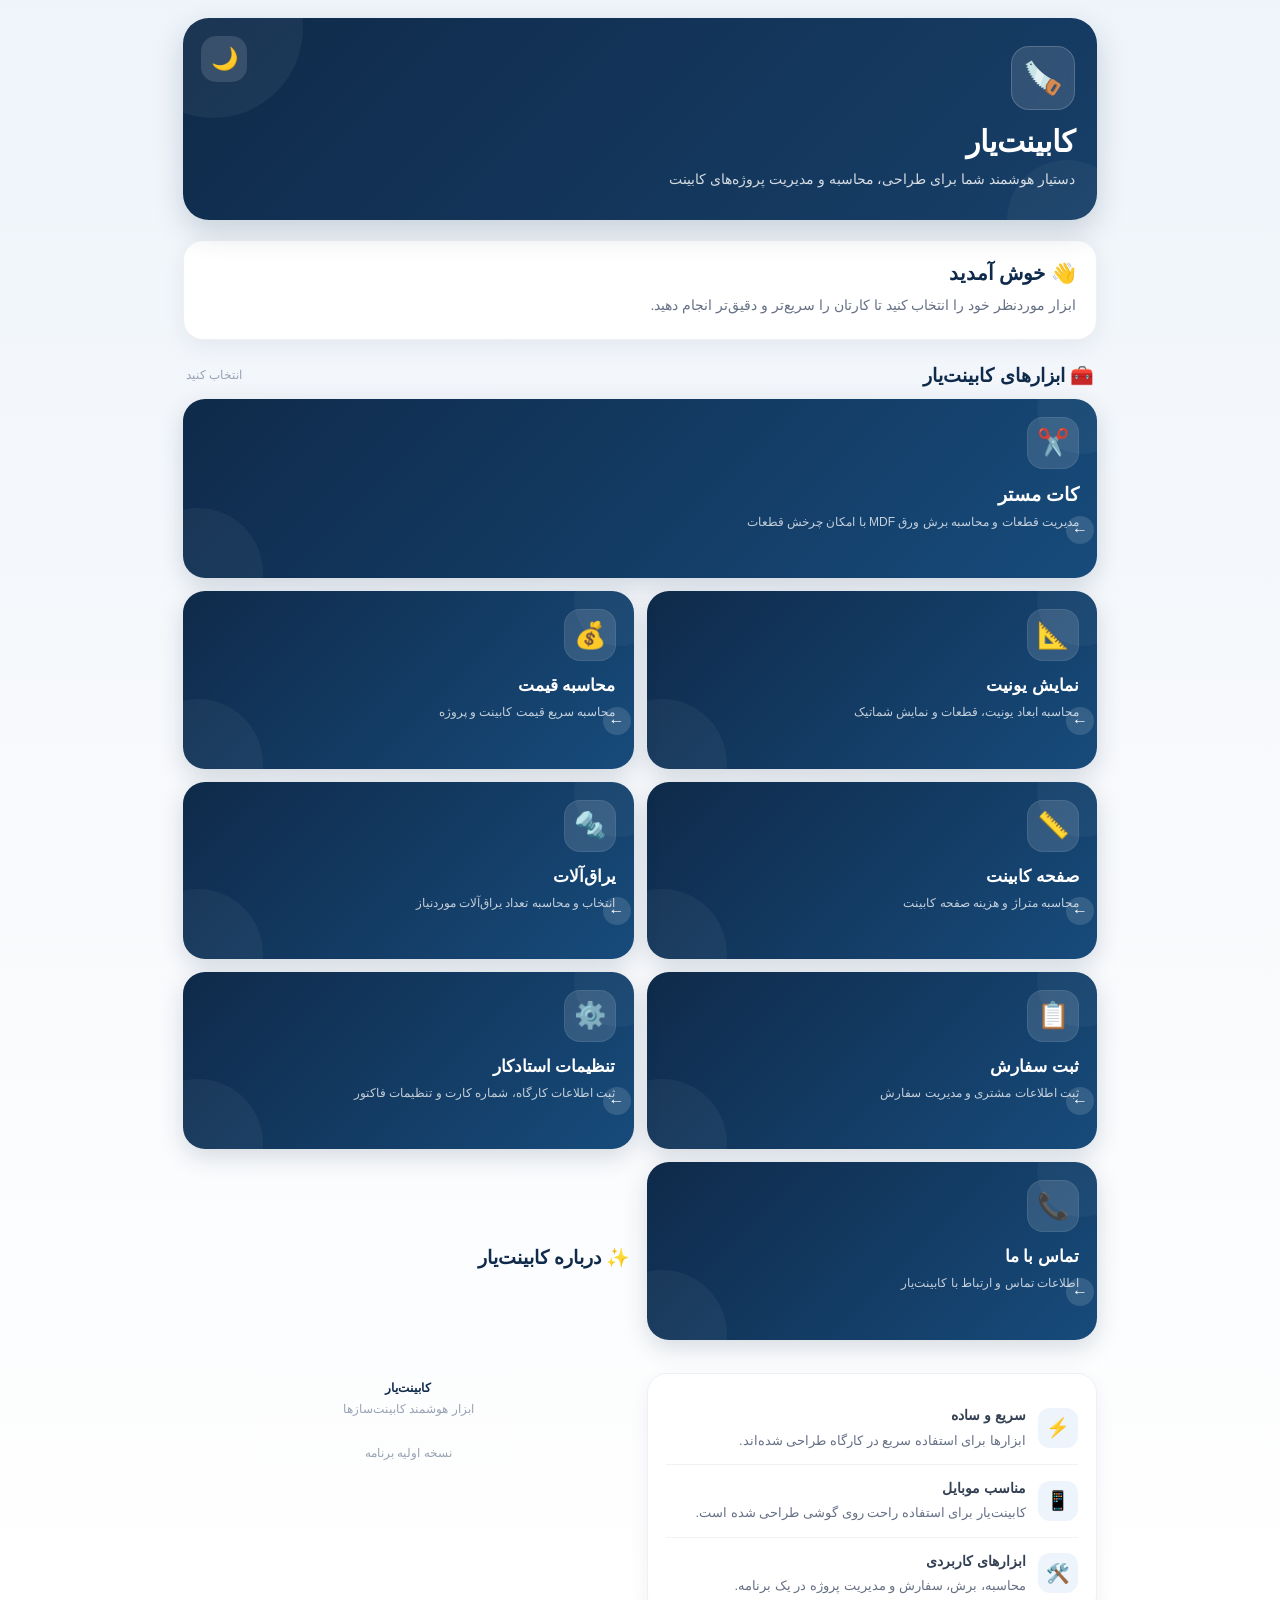
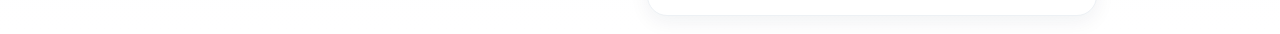
<file: index.html>
<!DOCTYPE html>
<html lang="fa" dir="rtl">

<head>

    <meta charset="UTF-8">

    <meta
        name="viewport"
        content="width=device-width, initial-scale=1.0"
    >

    <meta
        name="theme-color"
        content="#0f2a4a"
        id="themeColor"
    >

    <title>کابینت‌یار</title>


    <style>

        * {
            box-sizing: border-box;
            -webkit-tap-highlight-color: transparent;
        }


        body {

            margin: 0;

            font-family:
                Tahoma,
                Arial,
                sans-serif;

            background:
                linear-gradient(
                    180deg,
                    #eef4fa 0%,
                    #f7f9fc 45%,
                    #ffffff 100%
                );

            color: #1f2937;

            min-height: 100vh;

            transition:
                background 0.3s ease,
                color 0.3s ease;
        }


        .container {

            width: 100%;

            max-width: 950px;

            margin: auto;

            padding: 18px;
        }


        /* =========================
           HEADER
        ========================= */

        .header {

            position: relative;

            background:
                linear-gradient(
                    135deg,
                    #0f2a4a,
                    #173f68
                );

            color: white;

            padding: 28px 22px;

            border-radius: 26px;

            margin-bottom: 20px;

            overflow: hidden;

            box-shadow:
                0 12px 30px
                rgba(15, 42, 74, 0.18);
        }


        .header::before {

            content: "";

            position: absolute;

            width: 180px;
            height: 180px;

            border-radius: 50%;

            background:
                rgba(255,255,255,0.05);

            top: -80px;
            left: -60px;
        }


        .header::after {

            content: "";

            position: absolute;

            width: 120px;
            height: 120px;

            border-radius: 50%;

            background:
                rgba(255,255,255,0.04);

            bottom: -60px;
            right: -30px;
        }


        .header-content {

            position: relative;

            z-index: 2;
        }


        .logo {

            width: 64px;
            height: 64px;

            display: flex;

            align-items: center;
            justify-content: center;

            background:
                rgba(255,255,255,0.12);

            border:
                1px solid
                rgba(255,255,255,0.18);

            border-radius: 18px;

            font-size: 32px;

            margin-bottom: 14px;

            backdrop-filter: blur(10px);
        }


        .header h1 {

            margin: 0 0 8px;

            font-size: 30px;

            font-weight: 800;
        }


        .header p {

            margin: 0;

            font-size: 14px;

            line-height: 1.8;

            color:
                rgba(255,255,255,0.82);
        }


        /* =========================
           THEME BUTTON
        ========================= */

        .theme-button {

            position: absolute;

            left: 18px;
            top: 18px;

            width: 46px;
            height: 46px;

            border: none;

            border-radius: 15px;

            background:
                rgba(255,255,255,0.13);

            color: white;

            font-size: 22px;

            cursor: pointer;

            display: flex;

            align-items: center;
            justify-content: center;

            backdrop-filter: blur(10px);

            transition:
                transform 0.2s ease,
                background 0.2s ease;
        }


        .theme-button:active {

            transform: scale(0.92);
        }


        /* =========================
           WELCOME
        ========================= */

        .welcome {

            background: white;

            border-radius: 20px;

            padding: 20px;

            margin-bottom: 20px;

            box-shadow:
                0 6px 22px
                rgba(15, 42, 74, 0.07);

            border:
                1px solid
                #edf1f5;
        }


        .welcome-title {

            font-size: 20px;

            font-weight: bold;

            color: #0f2a4a;

            margin-bottom: 7px;
        }


        .welcome-text {

            color: #667085;

            font-size: 14px;

            line-height: 1.9;

            margin: 0;
        }


        /* =========================
           SECTION TITLE
        ========================= */

        .section-title {

            display: flex;

            align-items: center;

            justify-content: space-between;

            margin: 24px 3px 12px;
        }


        .section-title h2 {

            margin: 0;

            color: #0f2a4a;

            font-size: 19px;
        }


        .section-title span {

            font-size: 12px;

            color: #98a2b3;
        }


        /* =========================
           TOOLS GRID
        ========================= */

        .tools-grid {

            display: grid;

            grid-template-columns:
                repeat(2, 1fr);

            gap: 13px;
        }


        .tool-card {

            position: relative;

            display: flex;

            flex-direction: column;

            justify-content: space-between;

            min-height: 155px;

            padding: 18px;

            background:
                linear-gradient(
                    135deg,
                    #0f2a4a,
                    #174b7b
                );

            border-radius: 22px;

            border: none;

            text-decoration: none;

            color: white;

            overflow: hidden;

            box-shadow:
                0 8px 24px
                rgba(15, 42, 74, 0.16);

            transition:
                transform 0.18s ease,
                box-shadow 0.18s ease;
        }


        .tool-card::before {

            content: "";

            position: absolute;

            width: 130px;
            height: 130px;

            border-radius: 50%;

            background:
                rgba(255,255,255,0.045);

            left: -50px;

            bottom: -60px;
        }


        .tool-card::after {

            content: "";

            position: absolute;

            width: 90px;
            height: 90px;

            border-radius: 50%;

            background:
                rgba(255,255,255,0.035);

            right: -30px;

            top: -35px;
        }


        .tool-card:active {

            transform: scale(0.97);

            box-shadow:
                0 4px 14px
                rgba(15, 42, 74, 0.14);
        }


        .tool-card > div {

            position: relative;

            z-index: 2;
        }


        .tool-icon {

            width: 52px;
            height: 52px;

            display: flex;

            align-items: center;
            justify-content: center;

            border-radius: 16px;

            background:
                rgba(255,255,255,0.13);

            border:
                1px solid
                rgba(255,255,255,0.08);

            color: white;

            font-size: 26px;

            margin-bottom: 14px;
        }


        .tool-name {

            font-size: 17px;

            font-weight: bold;

            color: white;

            margin-bottom: 6px;
        }


        .tool-description {

            font-size: 12px;

            line-height: 1.7;

            color:
                rgba(255,255,255,0.75);
        }


        .arrow {

            position: absolute;

            left: 15px;

            bottom: 16px;

            width: 28px;
            height: 28px;

            border-radius: 50%;

            display: flex;

            align-items: center;
            justify-content: center;

            background:
                rgba(255,255,255,0.13);

            color: white;

            font-size: 16px;

            z-index: 3;
        }


        /* =========================
           FEATURED
        ========================= */

        .featured {

            grid-column: span 2;

            min-height: 170px;
        }


        .featured .tool-name {

            font-size: 19px;
        }


        /* =========================
           INFO
        ========================= */

        .info-card {

            margin-top: 20px;

            background: white;

            border-radius: 20px;

            padding: 18px;

            border:
                1px solid
                #edf1f5;

            box-shadow:
                0 6px 20px
                rgba(15,42,74,0.06);
        }


        .info-row {

            display: flex;

            align-items: center;

            gap: 12px;

            padding: 12px 0;

            border-bottom:
                1px solid
                #f0f2f5;
        }


        .info-row:last-child {

            border-bottom: none;

            padding-bottom: 0;
        }


        .info-icon {

            width: 40px;
            height: 40px;

            flex-shrink: 0;

            display: flex;

            align-items: center;
            justify-content: center;

            border-radius: 12px;

            background:
                #edf4fb;

            font-size: 19px;
        }


        .info-text {

            font-size: 13px;

            color: #667085;

            line-height: 1.7;
        }


        .info-text strong {

            display: block;

            color: #344054;

            font-size: 14px;

            margin-bottom: 2px;
        }


        /* =========================
           FOOTER
        ========================= */

        .footer {

            text-align: center;

            padding: 25px 10px 15px;

            color: #98a2b3;

            font-size: 12px;

            line-height: 1.8;
        }


        .footer strong {

            color: #0f2a4a;
        }


        /* =========================
           DARK MODE
        ========================= */

        body.dark {

            background:
                linear-gradient(
                    180deg,
                    #07111f 0%,
                    #0b1728 50%,
                    #101d2e 100%
                );

            color: #e5e7eb;
        }


        body.dark .welcome {

            background: #142236;

            border-color: #24364d;

            box-shadow:
                0 8px 24px
                rgba(0,0,0,0.2);
        }


        body.dark .welcome-title {

            color: #ffffff;
        }


        body.dark .welcome-text {

            color: #aab7c8;
        }


        body.dark .section-title h2 {

            color: #ffffff;
        }


        body.dark .section-title span {

            color: #718096;
        }


        body.dark .info-card {

            background: #142236;

            border-color: #24364d;
        }


        body.dark .info-row {

            border-color: #26384e;
        }


        body.dark .info-icon {

            background:
                rgba(255,255,255,0.08);
        }


        body.dark .info-text {

            color: #aab7c8;
        }


        body.dark .info-text strong {

            color: #f1f5f9;
        }


        body.dark .footer {

            color: #718096;
        }


        body.dark .footer strong {

            color: #dbeafe;
        }


        /* =========================
           MOBILE
        ========================= */

        @media (max-width: 600px) {

            .container {

                padding: 12px;
            }


            .header {

                padding: 24px 18px;

                border-radius: 22px;
            }


            .header h1 {

                font-size: 26px;
            }


            .logo {

                width: 58px;
                height: 58px;

                font-size: 28px;
            }


            .theme-button {

                left: 14px;
                top: 14px;

                width: 42px;
                height: 42px;

                border-radius: 13px;

                font-size: 20px;
            }


            .tools-grid {

                grid-template-columns:
                    1fr 1fr;

                gap: 10px;
            }


            .tool-card {

                min-height: 150px;

                padding: 15px;

                border-radius: 19px;
            }


            .featured {

                grid-column: span 2;
            }


            .tool-icon {

                width: 48px;
                height: 48px;

                font-size: 23px;
            }


            .tool-name {

                font-size: 15px;
            }


            .featured .tool-name {

                font-size: 17px;
            }


            .tool-description {

                font-size: 11px;
            }


            .arrow {

                width: 25px;
                height: 25px;

                left: 12px;
                bottom: 12px;
            }
        }


        @media (max-width: 370px) {

            .tools-grid {

                grid-template-columns: 1fr;
            }


            .featured {

                grid-column: span 1;
            }
        }

    </style>

</head>


<body>


<div class="container">


    <!-- =========================
         HEADER
    ========================= -->

    <header class="header">


        <!-- دکمه شب و روز -->

        <button
            class="theme-button"
            id="themeButton"
            onclick="toggleTheme()"
            aria-label="تغییر حالت شب و روز"
        >
            🌙
        </button>


        <div class="header-content">


            <div class="logo">
                🪚
            </div>


            <h1>
                کابینت‌یار
            </h1>


            <p>
                دستیار هوشمند شما برای طراحی،
                محاسبه و مدیریت پروژه‌های کابینت
            </p>


        </div>

    </header>



    <!-- =========================
         WELCOME
    ========================= -->

    <section class="welcome">


        <div class="welcome-title">

            👋 خوش آمدید

        </div>


        <p class="welcome-text">

            ابزار موردنظر خود را انتخاب کنید
            تا کارتان را سریع‌تر و دقیق‌تر انجام دهید.

        </p>


    </section>



    <!-- =========================
         TOOLS
    ========================= -->

    <div class="section-title">

        <h2>
            🧰 ابزارهای کابینت‌یار
        </h2>


        <span>
            انتخاب کنید
        </span>

    </div>



    <div class="tools-grid">



        <!-- =========================
             CUT MASTER
        ========================= -->

        <a
            href="cutmaster.html"
            class="tool-card featured"
        >

            <div>

                <div class="tool-icon">
                    ✂️
                </div>


                <div class="tool-name">
                    کات مستر
                </div>


                <div class="tool-description">

                    مدیریت قطعات و محاسبه
                    برش ورق MDF با امکان
                    چرخش قطعات

                </div>

            </div>


            <div class="arrow">
                ←
            </div>

        </a>



        <!-- =========================
             UNIT
        ========================= -->

        <a
            href="units.html"
            class="tool-card"
        >

            <div>

                <div class="tool-icon">
                    📐
                </div>


                <div class="tool-name">
                    نمایش یونیت
                </div>


                <div class="tool-description">

                    محاسبه ابعاد یونیت،
                    قطعات و نمایش شماتیک

                </div>

            </div>


            <div class="arrow">
                ←
            </div>

        </a>



        <!-- =========================
             PRICE
        ========================= -->

        <a
            href="calculator.html"
            class="tool-card"
        >

            <div>

                <div class="tool-icon">
                    💰
                </div>


                <div class="tool-name">
                    محاسبه قیمت
                </div>


                <div class="tool-description">

                    محاسبه سریع قیمت
                    کابینت و پروژه

                </div>

            </div>


            <div class="arrow">
                ←
            </div>

        </a>



        <!-- =========================
             COUNTERTOP
        ========================= -->

        <a
            href="countertop.html"
            class="tool-card"
        >

            <div>

                <div class="tool-icon">
                    📏
                </div>


                <div class="tool-name">
                    صفحه کابینت
                </div>


                <div class="tool-description">

                    محاسبه متراژ و هزینه
                    صفحه کابینت

                </div>

            </div>


            <div class="arrow">
                ←
            </div>

        </a>



        <!-- =========================
             HARDWARE
        ========================= -->

        <a
            href="hardware.html"
            class="tool-card"
        >

            <div>

                <div class="tool-icon">
                    🔩
                </div>


                <div class="tool-name">
                    یراق‌آلات
                </div>


                <div class="tool-description">

                    انتخاب و محاسبه تعداد
                    یراق‌آلات موردنیاز

                </div>

            </div>


            <div class="arrow">
                ←
            </div>

        </a>



        <!-- =========================
             CUSTOMER ORDER
        ========================= -->

        <a
            href="order.html"
            class="tool-card"
        >

            <div>

                <div class="tool-icon">
                    📋
                </div>


                <div class="tool-name">
                    ثبت سفارش
                </div>


                <div class="tool-description">

                    ثبت اطلاعات مشتری
                    و مدیریت سفارش

                </div>

            </div>


            <div class="arrow">
                ←
            </div>

        </a>


<!-- =========================
     MASTER SETTINGS
========================= -->

<a
    href="settings.html"
    class="tool-card"
>

    <div>

        <div class="tool-icon">
            ⚙️
        </div>


        <div class="tool-name">
            تنظیمات استادکار
        </div>


        <div class="tool-description">

            ثبت اطلاعات کارگاه،
            شماره کارت و تنظیمات فاکتور

        </div>

    </div>


    <div class="arrow">
        ←
    </div>

</a>



<!-- =========================
     CONTACT
========================= -->

<a
    href="contact.html"
    class="tool-card"
>

    <div>

        <div class="tool-icon">
            📞
        </div>


        <div class="tool-name">
            تماس با ما
        </div>


        <div class="tool-description">

            اطلاعات تماس و
            ارتباط با کابینت‌یار

        </div>

    </div>


    <div class="arrow">
        ←
    </div>

</a>
    <!-- =========================
         INFO
    ========================= -->

    <div class="section-title">

        <h2>
            ✨ درباره کابینت‌یار
        </h2>

    </div>



    <div class="info-card">


        <div class="info-row">


            <div class="info-icon">
                ⚡
            </div>


            <div class="info-text">

                <strong>
                    سریع و ساده
                </strong>


                ابزارها برای استفاده
                سریع در کارگاه طراحی شده‌اند.

            </div>

        </div>



        <div class="info-row">


            <div class="info-icon">
                📱
            </div>


            <div class="info-text">

                <strong>
                    مناسب موبایل
                </strong>


                کابینت‌یار برای استفاده
                راحت روی گوشی طراحی شده است.

            </div>

        </div>



        <div class="info-row">


            <div class="info-icon">
                🛠️
            </div>


            <div class="info-text">

                <strong>
                    ابزارهای کاربردی
                </strong>


                محاسبه، برش، سفارش و
                مدیریت پروژه در یک برنامه.

            </div>

        </div>


    </div>



    <!-- =========================
         FOOTER
    ========================= -->

    <footer class="footer">


        <strong>
            کابینت‌یار
        </strong>


        <br>


        ابزار هوشمند کابینت‌سازها


        <br><br>


        نسخه اولیه برنامه

    </footer>


</div>



<script>


/* =================================================
   حالت شب و روز
================================================= */

function setTheme(theme) {

    const body =
        document.body;

    const button =
        document.getElementById(
            "themeButton"
        );

    const themeColor =
        document.getElementById(
            "themeColor"
        );


    if (theme === "dark") {

        body.classList.add("dark");

        button.textContent = "☀️";

        themeColor.setAttribute(
            "content",
            "#07111f"
        );

    }

    else {

        body.classList.remove("dark");

        button.textContent = "🌙";

        themeColor.setAttribute(
            "content",
            "#0f2a4a"
        );

    }


    localStorage.setItem(
        "cabinetYarTheme",
        theme
    );

}



/* =================================================
   تغییر حالت
================================================= */

function toggleTheme() {

    const isDark =
        document.body.classList.contains(
            "dark"
        );


    if (isDark) {

        setTheme("light");

    }

    else {

        setTheme("dark");

    }

}



/* =================================================
   بازیابی حالت ذخیره شده
================================================= */

(function loadTheme() {

    const savedTheme =
        localStorage.getItem(
            "cabinetYarTheme"
        );


    if (savedTheme === "dark") {

        setTheme("dark");

    }

    else {

        setTheme("light");

    }

})();


</script>


</body>

</html>
</file>
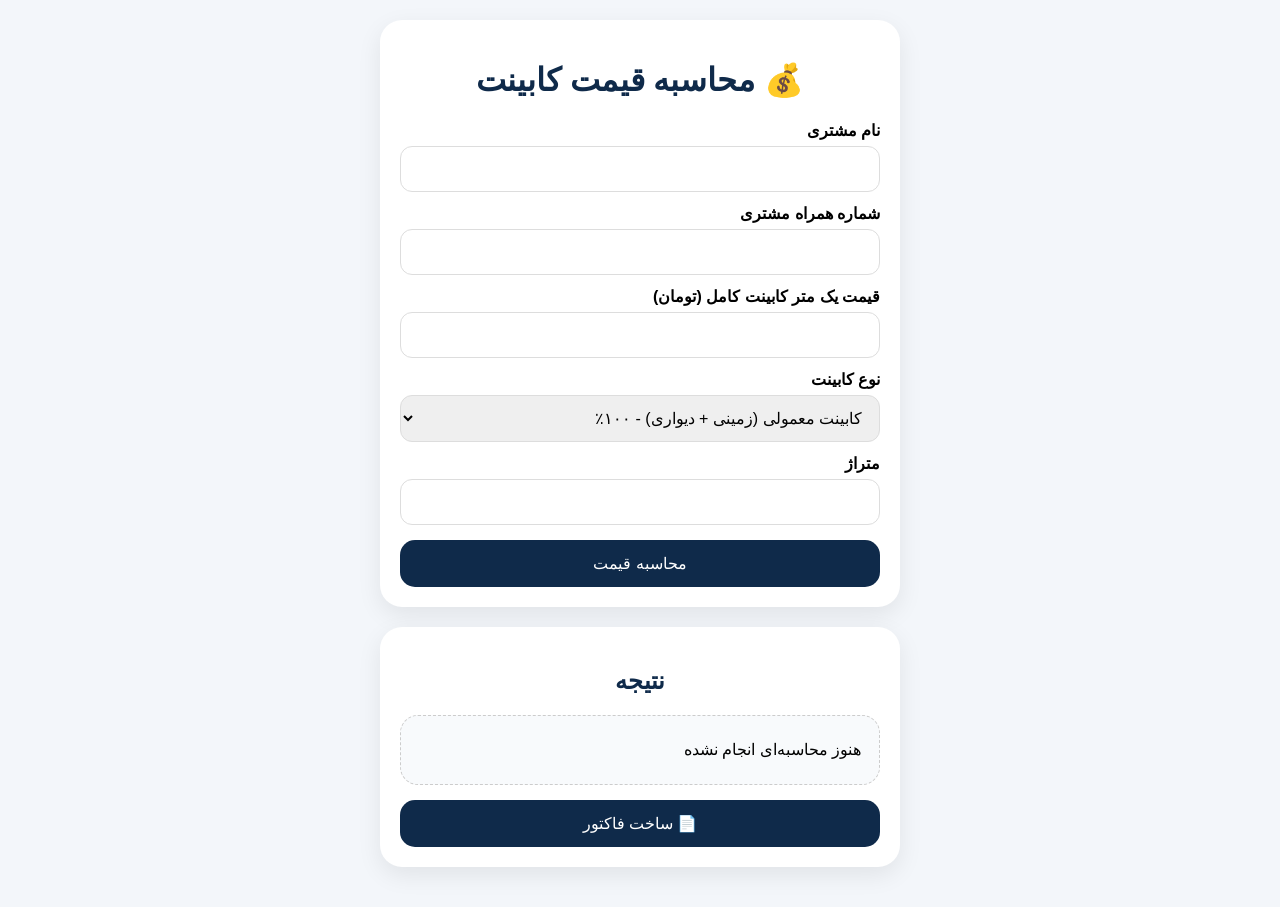
<file: calculator.html>
<!DOCTYPE html>
<html lang="fa" dir="rtl">

<head>

<meta charset="UTF-8">

<meta name="viewport" content="width=device-width, initial-scale=1.0">

<title>محاسبه قیمت | کابینت‌یار</title>


<style>

*{
box-sizing:border-box;
}

body{

margin:0;
padding:20px;

font-family:tahoma,Arial;

background:#f3f6fa;

}


.container{

max-width:520px;

margin:auto;

}


.card{

background:white;

padding:20px;

border-radius:22px;

margin-bottom:20px;

box-shadow:0 8px 25px rgba(0,0,0,.08);

}


h1,h2{

text-align:center;

color:#0f2a4a;

}


label{

display:block;

margin-top:12px;

font-weight:bold;

}


input,select{

width:100%;

padding:13px;

border-radius:12px;

border:1px solid #ddd;

margin-top:6px;

font-size:16px;

}


button{

width:100%;

padding:14px;

border:none;

border-radius:15px;

background:#0f2a4a;

color:white;

font-size:16px;

margin-top:15px;

}


.result{

background:#f8fafc;

border-radius:18px;

padding:18px;

line-height:2;

border:1px dashed #ccc;

}


.price{

font-size:24px;

font-weight:bold;

color:#0f2a4a;

}


</style>


</head>


<body>


<div class="container">


<div class="card">


<h1>
💰 محاسبه قیمت کابینت
</h1>


<label>
نام مشتری
</label>

<input id="customerName">


<label>
شماره همراه مشتری
</label>

<input id="customerPhone">


<label>
قیمت یک متر کابینت کامل (تومان)
</label>

<input 
id="basePrice"
type="number"
>


<label>
نوع کابینت
</label>

<select id="type" onchange="checkShow()">
<option value="100">
کابینت معمولی (زمینی + دیواری) - ۱۰۰٪
</option>
<option value="60">
کابینت زمینی - ۶۰٪
</option>

<option value="40">
کابینت دیواری - ۴۰٪
</option>

<option value="180">
کابینت کمدی - ۱۸۰٪
</option>

<option value="open90">
اُپن ساده - ۹۰٪
</option>

<option value="open145">
اُپن دکوراتیو - ۱۴۵٪
</option>

<option value="cover100">
کاور یخچال - ۱۰۰٪
</option>

<option value="show">
کابینت ویترینی
</option>


</select>


<div id="showBox" style="display:none">


<label>
نوع ویترین
</label>


<select id="showPercent">

<option value="80">
ویترینی ساده - ۸۰٪
</option>

<option value="100">
ویترینی معمولی - ۱۰۰٪
</option>

<option value="120">
ویترینی لوکس - ۱۲۰٪
</option>

</select>


</div>


<label>
متراژ
</label>

<input 
id="meter"
type="number"
>


<button onclick="calculate()">

محاسبه قیمت

</button>


</div>



<div class="card">


<h2>
نتیجه
</h2>


<div class="result" id="result">

هنوز محاسبه‌ای انجام نشده

</div>


<button onclick="goInvoice()">

📄 ساخت فاکتور

</button>


</div>


</div>



<script>


let finalAmount=0;



function checkShow(){


let type =
document.getElementById("type").value;


document.getElementById("showBox").style.display =
type==="show" ? "block" : "none";


}



function calculate(){


let base =
Number(document.getElementById("basePrice").value);


let meter =
Number(document.getElementById("meter").value);


let type =
document.getElementById("type").value;


let percent;


if(type==="show"){

percent =
Number(
document.getElementById("showPercent").value
);

}

else{

percent =
Number(type);

}



finalAmount =
base *
(percent/100) *
meter;



document.getElementById("result").innerHTML=

`

مبلغ نهایی:

<br>

<div class="price">

${finalAmount.toLocaleString("fa-IR")}

تومان

</div>


<br>

به حروف:

<br>

${numberText(finalAmount)}

`;



}



function numberText(num){


return Number(num).toLocaleString("fa-IR");


}



function goInvoice(){


localStorage.setItem(
"invoiceData",
JSON.stringify({

name:
document.getElementById("customerName").value,

phone:
document.getElementById("customerPhone").value,

amount:
finalAmount

})

);


window.location.href="invoice.html";


}



</script>


</body>

</html>
</file>
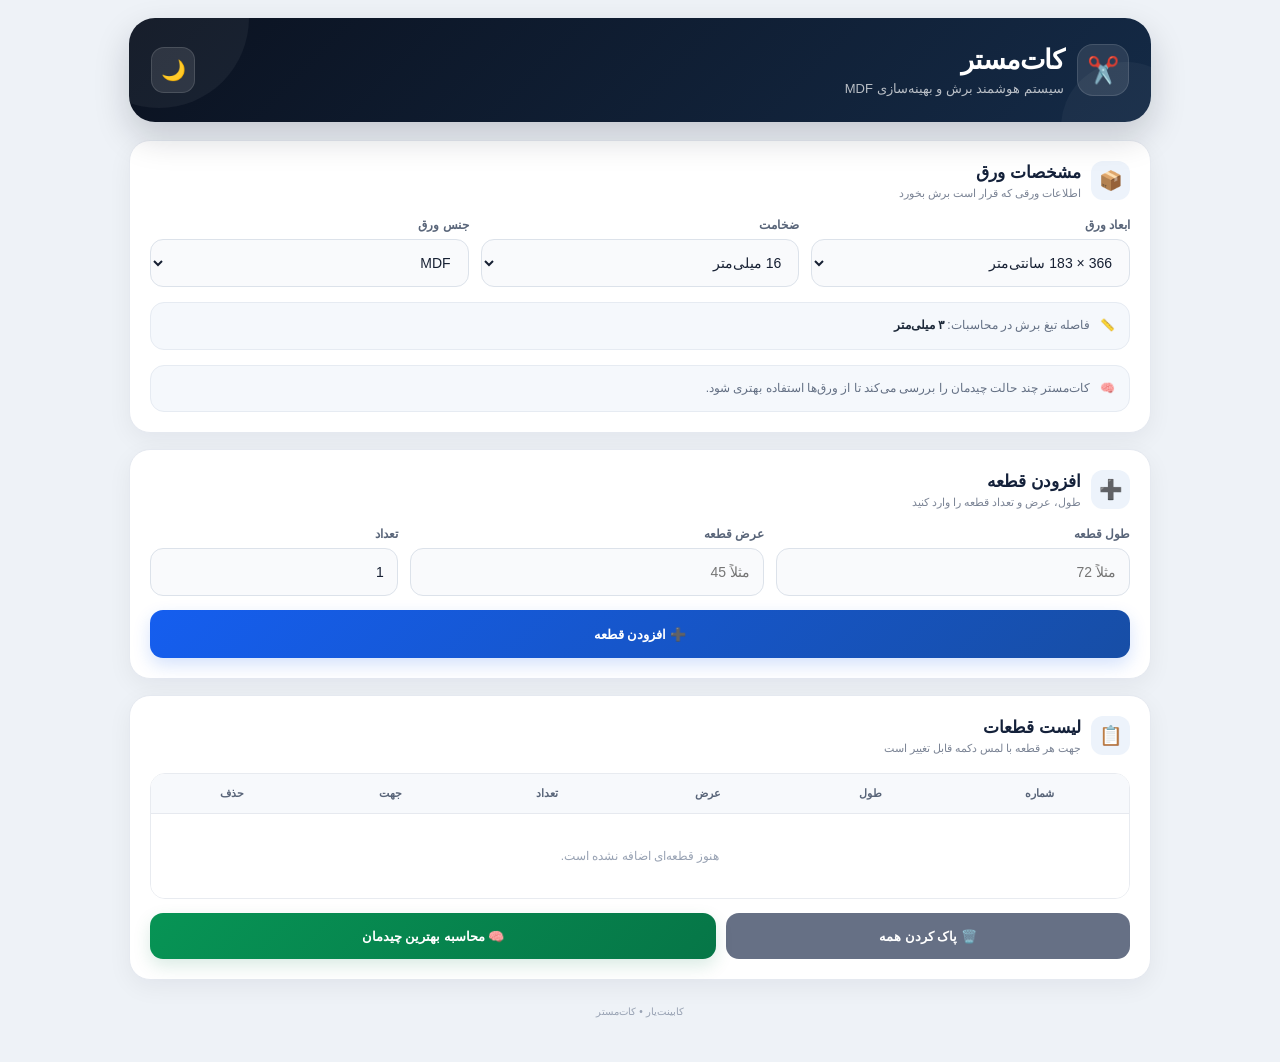
<file: cutmaster.html>
<!DOCTYPE html>
<html lang="fa" dir="rtl">

<head>

<meta charset="UTF-8">

<meta
    name="viewport"
    content="width=device-width, initial-scale=1.0"
>

<meta
    name="theme-color"
    content="#0b1220"
>

<title>
کات مستر | کابینت‌یار
</title>

<style>

/* =========================================================
   RESET
========================================================= */

*{
    box-sizing:border-box;
}

html{
    scroll-behavior:smooth;
}

body{
    margin:0;
    font-family:
        Tahoma,
        Arial,
        sans-serif;

    background:#eef2f7;

    color:#172033;

    transition:
        background .25s ease,
        color .25s ease;
}

button,
input,
select{
    font-family:
        Tahoma,
        Arial,
        sans-serif;
}


/* =========================================================
   CONTAINER
========================================================= */

.container{
    width:100%;

    max-width:1050px;

    margin:auto;

    padding:
        18px
        14px
        40px;
}


/* =========================================================
   HEADER
========================================================= */

.header{
    position:relative;

    overflow:hidden;

    background:
        linear-gradient(
            135deg,
            #0b1220,
            #142a46
        );

    color:#fff;

    border-radius:26px;

    padding:
        26px
        22px;

    margin-bottom:18px;

    box-shadow:
        0 15px 35px
        rgba(11,18,32,.18);
}

.header::before{
    content:"";

    position:absolute;

    width:180px;
    height:180px;

    border-radius:50%;

    background:
        rgba(255,255,255,.05);

    top:-90px;
    left:-60px;
}

.header::after{
    content:"";

    position:absolute;

    width:130px;
    height:130px;

    border-radius:50%;

    background:
        rgba(255,255,255,.04);

    bottom:-70px;
    right:-40px;
}

.header-content{
    position:relative;

    z-index:2;
}

.header-top{
    display:flex;

    align-items:center;

    justify-content:space-between;

    gap:15px;
}

.brand{
    display:flex;

    align-items:center;

    gap:13px;
}

.brand-icon{
    width:52px;
    height:52px;

    display:flex;

    align-items:center;
    justify-content:center;

    background:
        rgba(255,255,255,.1);

    border:
        1px solid
        rgba(255,255,255,.12);

    border-radius:16px;

    font-size:26px;
}

.header h1{
    margin:0;

    font-size:27px;

    letter-spacing:-.5px;
}

.header-subtitle{
    margin:
        5px
        0
        0;

    color:
        rgba(255,255,255,.7);

    font-size:13px;
}

.version-badge{
    background:
        rgba(255,255,255,.09);

    border:
        1px solid
        rgba(255,255,255,.12);

    border-radius:20px;

    padding:
        8px
        11px;

    font-size:11px;

    color:
        rgba(255,255,255,.8);
}


/* =========================================================
   DARK MODE BUTTON
========================================================= */

.theme-button{
    width:44px;
    height:44px;

    padding:0;

    margin:0;

    border-radius:13px;

    background:
        rgba(255,255,255,.1);

    color:#fff;

    border:
        1px solid
        rgba(255,255,255,.13);

    font-size:20px;

    cursor:pointer;
}


/* =========================================================
   SECTION CARD
========================================================= */

.card{
    background:#fff;

    border:
        1px solid
        #e5e9f0;

    border-radius:21px;

    padding:20px;

    margin-bottom:16px;

    box-shadow:
        0 7px 25px
        rgba(16,24,40,.055);

    transition:
        background .25s ease,
        border .25s ease,
        box-shadow .25s ease;
}

.card-header{
    display:flex;

    align-items:center;

    justify-content:space-between;

    gap:10px;

    margin-bottom:18px;
}

.card-title{
    display:flex;

    align-items:center;

    gap:10px;
}

.card-icon{
    width:39px;
    height:39px;

    display:flex;

    align-items:center;
    justify-content:center;

    background:#edf3fb;

    border-radius:12px;

    font-size:19px;
}

.card h2{
    margin:0;

    font-size:17px;

    color:#14213a;
}

.card-description{
    margin:
        4px
        0
        0;

    color:#7b8495;

    font-size:11px;
}


/* =========================================================
   FORM
========================================================= */

.form-grid{
    display:grid;

    grid-template-columns:
        repeat(3,1fr);

    gap:12px;
}

.form-group{
    min-width:0;
}

label{
    display:block;

    margin-bottom:7px;

    font-size:12px;

    font-weight:bold;

    color:#596579;
}

input,
select{
    width:100%;

    height:48px;

    padding:
        0
        13px;

    border:
        1px solid
        #dce2ea;

    border-radius:13px;

    background:#f9fafc;

    color:#172033;

    font-size:14px;

    outline:none;

    transition:
        border .2s,
        box-shadow .2s,
        background .2s;
}

input:focus,
select:focus{
    border-color:#2563eb;

    background:#fff;

    box-shadow:
        0 0 0 3px
        rgba(37,99,235,.09);
}


/* =========================================================
   INFO STRIP
========================================================= */

.info-strip{
    display:flex;

    align-items:center;

    gap:10px;

    background:#f5f8fc;

    border:
        1px solid
        #e6ebf2;

    border-radius:14px;

    padding:
        12px
        14px;

    margin-top:15px;

    font-size:12px;

    color:#647084;

    line-height:1.8;
}

.info-strip strong{
    color:#1d2939;
}


/* =========================================================
   ADD PART AREA
========================================================= */

.part-input-grid{
    display:grid;

    grid-template-columns:
        1fr
        1fr
        .7fr;

    gap:12px;
}

.add-button{
    height:48px;

    margin-top:14px;

    background:
        linear-gradient(
            135deg,
            #155eef,
            #174ea6
        );

    box-shadow:
        0 7px 17px
        rgba(21,94,239,.18);
}


/* =========================================================
   BUTTONS
========================================================= */

button{
    width:100%;

    border:none;

    border-radius:13px;

    min-height:46px;

    padding:
        11px
        15px;

    font-size:13px;

    font-weight:bold;

    cursor:pointer;

    color:#fff;

    transition:
        transform .15s,
        opacity .15s,
        box-shadow .15s;
}

button:active{
    transform:scale(.98);
}

button:hover{
    opacity:.94;
}

.btn-secondary{
    background:#667085;
}

.btn-success{
    background:
        linear-gradient(
            135deg,
            #079455,
            #067647
        );

    box-shadow:
        0 7px 17px
        rgba(6,118,71,.15);
}

.btn-danger{
    background:#d92d20;

    min-height:38px;

    padding:
        7px
        11px;

    font-size:11px;
}

.btn-warning{
    background:#dc6803;
}


/* =========================================================
   MESSAGE
========================================================= */

.message{
    display:none;

    margin-top:12px;

    padding:
        11px
        13px;

    border-radius:12px;

    text-align:center;

    font-size:12px;
}


/* =========================================================
   TABLE
========================================================= */

.table-wrapper{
    overflow-x:auto;

    border:
        1px solid
        #e8ebf0;

    border-radius:15px;
}

table{
    width:100%;

    border-collapse:collapse;

    min-width:650px;

    background:#fff;
}

th{
    background:#f7f9fc;

    color:#596579;

    padding:
        13px
        10px;

    font-size:11px;

    font-weight:bold;

    border-bottom:
        1px solid
        #e6e9ef;
}

td{
    padding:
        11px
        9px;

    border-bottom:
        1px solid
        #eef0f4;

    text-align:center;

    font-size:12px;
}

tr:last-child td{
    border-bottom:none;
}

.empty{
    padding:35px 20px;

    color:#98a2b3;

    font-size:12px;
}


/* =========================================================
   PART NUMBER
========================================================= */

.part-number{
    display:inline-flex;

    align-items:center;
    justify-content:center;

    min-width:32px;
    height:32px;

    padding:
        0
        6px;

    border-radius:10px;

    background:#edf3ff;

    color:#175cd3;

    font-size:12px;

    font-weight:bold;
}


/* =========================================================
   ORIENTATION
========================================================= */

.orientation-button{
    width:auto;

    min-width:105px;

    min-height:37px;

    margin:0;

    padding:
        7px
        10px;

    border-radius:10px;

    font-size:11px;

    border:
        1px solid
        transparent;
}

.orientation-button.auto-mode{
    background:#eef4ff;

    color:#175cd3;

    border-color:#d6e4ff;
}

.orientation-button.normal-mode{
    background:#ecfdf3;

    color:#067647;

    border-color:#c7ead7;
}

.orientation-button.rotated-mode{
    background:#fef3f2;

    color:#b42318;

    border-color:#f6c9c5;
}


/* =========================================================
   ACTION GRID
========================================================= */

.action-grid{
    display:grid;

    grid-template-columns:
        1fr
        1.4fr;

    gap:10px;

    margin-top:14px;
}


/* =========================================================
   CALCULATION STATUS
========================================================= */

.calculation-status{
    display:none;

    margin-top:15px;

    padding:15px;

    border-radius:15px;

    background:#f5f8ff;

    border:
        1px solid
        #dbe7ff;

    color:#175cd3;

    text-align:center;

    font-size:12px;
}

.spinner{
    display:inline-block;

    width:15px;
    height:15px;

    border:
        2px solid
        #b9cef9;

    border-top-color:
        #175cd3;

    border-radius:50%;

    vertical-align:middle;

    margin-left:7px;

    animation:
        spin .7s linear infinite;
}

@keyframes spin{

    to{
        transform:rotate(360deg);
    }

}


/* =========================================================
   SUMMARY
========================================================= */

.summary-grid{
    display:grid;

    grid-template-columns:
        repeat(4,1fr);

    gap:10px;
}

.stat{
    background:#f8fafc;

    border:
        1px solid
        #edf0f4;

    border-radius:14px;

    padding:
        13px;

    text-align:center;
}

.stat-label{
    display:block;

    font-size:10px;

    color:#7b8495;

    margin-bottom:5px;
}

.stat-value{
    display:block;

    font-size:17px;

    font-weight:bold;

    color:#172033;
}

.stat-unit{
    font-size:9px;

    color:#98a2b3;
}


/* =========================================================
   RESULT BOX
========================================================= */

.result-highlight{
    margin-top:12px;

    padding:
        13px
        15px;

    border-radius:14px;

    background:
        linear-gradient(
            135deg,
            #effaf5,
            #f4fcf8
        );

    border:
        1px solid
        #d7f0e2;

    color:#067647;

    font-size:12px;

    line-height:2;
}


/* =========================================================
   WARNING
========================================================= */

.warning-box{
    background:#fff8eb;

    border:
        1px solid
        #f9dfad;

    color:#9a5b05;

    padding:
        12px
        14px;

    border-radius:13px;

    font-size:11px;

    line-height:1.9;

    margin-bottom:15px;
}

.unplaced{
    background:#fff1f0;

    border:
        1px solid
        #f5c8c5;

    color:#b42318;

    padding:
        13px;

    border-radius:13px;

    font-size:12px;

    line-height:1.8;
}


/* =========================================================
   SHEET RESULT
========================================================= */

.sheet-result{
    margin-top:18px;

    border:
        1px solid
        #e5e9f0;

    border-radius:17px;

    overflow:hidden;

    background:#fff;
}

.sheet-title{
    display:flex;

    align-items:center;

    justify-content:space-between;

    background:#172a46;

    color:#fff;

    padding:
        13px
        15px;

    font-size:13px;

    font-weight:bold;
}

.sheet-info{
    display:grid;

    grid-template-columns:
        repeat(4,1fr);

    gap:8px;

    padding:
        12px;

    background:#f8fafc;

    font-size:10px;

    color:#667085;
}

.sheet-info-item{
    text-align:center;

    background:#fff;

    padding:
        9px
        5px;

    border-radius:9px;
}

.sheet-info-item strong{
    display:block;

    color:#172033;

    font-size:12px;

    margin-top:3px;
}

.canvas-wrapper{
    width:100%;

    overflow:auto;

    background:#e9edf3;

    padding:15px;

    text-align:center;
}

.sheet-canvas{
    display:block;

    margin:auto;

    max-width:100%;

    height:auto;

    background:#fff;

    border-radius:5px;

    box-shadow:
        0 5px 20px
        rgba(16,24,40,.16);
}

.legend{
    padding:
        12px
        15px;

    font-size:10px;

    color:#7b8495;

    line-height:2;
}


/* =========================================================
   DARK MODE
========================================================= */

body.dark{
    background:#080d16;

    color:#e6eaf0;
}

body.dark .card{
    background:#111927;

    border-color:#202b3c;

    box-shadow:
        0 8px 25px
        rgba(0,0,0,.22);
}

body.dark .card h2{
    color:#f1f5f9;
}

body.dark .card-description,
body.dark label{
    color:#98a2b3;
}

body.dark .card-icon{
    background:#1b2638;
}

body.dark input,
body.dark select{
    background:#0d1522;

    border-color:#2b3749;

    color:#f1f5f9;
}

body.dark input:focus,
body.dark select:focus{
    background:#0d1522;
}

body.dark .info-strip{
    background:#0d1522;

    border-color:#202b3c;

    color:#98a2b3;
}

body.dark .info-strip strong{
    color:#e6eaf0;
}

body.dark .table-wrapper{
    border-color:#202b3c;
}

body.dark table{
    background:#111927;
}

body.dark th{
    background:#0d1522;

    color:#98a2b3;

    border-color:#202b3c;
}

body.dark td{
    border-color:#202b3c;
}

body.dark .empty{
    color:#667085;
}

body.dark .stat{
    background:#0d1522;

    border-color:#202b3c;
}

body.dark .stat-label{
    color:#98a2b3;
}

body.dark .stat-value{
    color:#f1f5f9;
}

body.dark .result-highlight{
    background:#0d2118;

    border-color:#17452f;

    color:#6ce9a6;
}

body.dark .calculation-status{
    background:#0d1728;

    border-color:#1d3964;
}

body.dark .sheet-result{
    border-color:#202b3c;

    background:#111927;
}

body.dark .sheet-info{
    background:#0d1522;
}

body.dark .sheet-info-item{
    background:#111927;
}

body.dark .sheet-info-item strong{
    color:#f1f5f9;
}

body.dark .legend{
    color:#98a2b3;
}


/* =========================================================
   FOOTER
========================================================= */

.footer{
    text-align:center;

    color:#98a2b3;

    font-size:10px;

    padding:
        10px
        0
        5px;
}


/* =========================================================
   MOBILE
========================================================= */

@media(max-width:700px){

    .container{
        padding:
            10px
            9px
            30px;
    }

    .header{
        border-radius:20px;

        padding:
            20px
            16px;
    }

    .header h1{
        font-size:22px;
    }

    .brand-icon{
        width:45px;
        height:45px;

        font-size:22px;
    }

    .version-badge{
        display:none;
    }

    .form-grid{
        grid-template-columns:1fr;
    }

    .part-input-grid{
        grid-template-columns:
            1fr
            1fr;
    }

    .part-input-grid
    .form-group:last-child{
        grid-column:
            1 / -1;
    }

    .card{
        padding:15px;

        border-radius:18px;
    }

    .summary-grid{
        grid-template-columns:
            1fr 1fr;
    }

    .sheet-info{
        grid-template-columns:
            1fr 1fr;
    }

    .action-grid{
        grid-template-columns:1fr;
    }

}

@media(max-width:430px){

    .part-input-grid{
        grid-template-columns:1fr;
    }

    .part-input-grid
    .form-group:last-child{
        grid-column:auto;
    }

    .summary-grid{
        grid-template-columns:
            1fr 1fr;
    }

}


/* =========================================================
   SMALL MOBILE PART CARDS
========================================================= */

@media(max-width:600px){

    .table-wrapper{
        border:none;

        overflow:visible;
    }

    table{
        min-width:0;

        border-collapse:separate;

        border-spacing:
            0
            8px;
    }

    thead{
        display:none;
    }

    tbody,
    tr,
    td{
        display:block;

        width:100%;
    }

    tbody tr{
        position:relative;

        background:#fff;

        border:
            1px solid
            #e6e9ef;

        border-radius:15px;

        padding:12px;

        box-shadow:
            0 4px 12px
            rgba(16,24,40,.04);
    }

    tbody tr td{
        border:none;

        padding:4px 0;

        text-align:right;
    }

    tbody tr td:nth-child(1){
        display:inline-block;

        width:auto;

        margin-left:8px;
    }

    tbody tr td:nth-child(2),
    tbody tr td:nth-child(3),
    tbody tr td:nth-child(4){
        display:inline-block;

        width:auto;

        margin-left:10px;

        color:#596579;

        font-size:11px;
    }

    tbody tr td:nth-child(2)::before{
        content:"طول: ";
    }

    tbody tr td:nth-child(3)::before{
        content:"عرض: ";
    }

    tbody tr td:nth-child(4)::before{
        content:"تعداد: ";
    }

    tbody tr td:nth-child(5){
        display:inline-block;

        width:auto;

        margin-top:8px;
    }

    tbody tr td:nth-child(6){
        display:inline-block;

        width:auto;

        float:left;

        margin-top:8px;
    }

    body.dark tbody tr{
        background:#111927;

        border-color:#202b3c;
    }

}

</style>

</head>


<body>


<div class="container">


<!-- =====================================================
     HEADER
===================================================== -->

<header class="header">

<div class="header-content">

<div class="header-top">

<div class="brand">

<div class="brand-icon">
✂️
</div>

<div>

<h1>
کات‌مستر
</h1>

<p class="header-subtitle">
سیستم هوشمند برش و بهینه‌سازی MDF
</p>

</div>

</div>


<div>

<button
id="themeButton"
class="theme-button"
type="button"
title="تغییر حالت نمایش"
>
🌙
</button>

</div>

</div>

</div>

</header>


<!-- =====================================================
     SHEET SETTINGS
===================================================== -->

<div class="card">

<div class="card-header">

<div class="card-title">

<div class="card-icon">
📦
</div>

<div>

<h2>
مشخصات ورق
</h2>

<p class="card-description">
اطلاعات ورقی که قرار است برش بخورد
</p>

</div>

</div>

</div>


<div class="form-grid">


<div class="form-group">

<label>
ابعاد ورق
</label>

<select id="sheetSize">

<option value="366x183">
366 × 183 سانتی‌متر
</option>

<option value="280x207">
280 × 207 سانتی‌متر
</option>

<option value="244x122">
244 × 122 سانتی‌متر
</option>

</select>

</div>


<div class="form-group">

<label>
ضخامت
</label>

<select id="thickness">

<option value="16">
16 میلی‌متر
</option>

<option value="18">
18 میلی‌متر
</option>

<option value="25">
25 میلی‌متر
</option>

</select>

</div>


<div class="form-group">

<label>
جنس ورق
</label>

<select id="material">

<option>
MDF
</option>

<option>
هایگلاس
</option>

<option>
پلی گلاس
</option>

<option>
ملامینه
</option>

</select>

</div>

</div>


<div class="info-strip">

<span>
📏
</span>

<span>
فاصله تیغ برش در محاسبات:
<strong>
۳ میلی‌متر
</strong>
</span>

</div>


<div class="info-strip">

<span>
🧠
</span>

<span>
کات‌مستر چند حالت چیدمان را بررسی می‌کند تا از ورق‌ها استفاده بهتری شود.
</span>

</div>

</div>


<!-- =====================================================
     ADD PART
===================================================== -->

<div class="card">

<div class="card-header">

<div class="card-title">

<div class="card-icon">
➕
</div>

<div>

<h2>
افزودن قطعه
</h2>

<p class="card-description">
طول، عرض و تعداد قطعه را وارد کنید
</p>

</div>

</div>

</div>


<div class="part-input-grid">


<div class="form-group">

<label>
طول قطعه
</label>

<input
id="partLength"
type="number"
min="1"
step="0.1"
placeholder="مثلاً 72"
>

</div>


<div class="form-group">

<label>
عرض قطعه
</label>

<input
id="partWidth"
type="number"
min="1"
step="0.1"
placeholder="مثلاً 45"
>

</div>


<div class="form-group">

<label>
تعداد
</label>

<input
id="partQty"
type="number"
min="1"
step="1"
value="1"
>

</div>

</div>


<button
id="addPart"
class="add-button"
type="button"
>

➕
افزودن قطعه

</button>


<div
id="message"
class="message"
></div>

</div>


<!-- =====================================================
     PARTS
===================================================== -->

<div class="card">

<div class="card-header">

<div class="card-title">

<div class="card-icon">
📋
</div>

<div>

<h2>
لیست قطعات
</h2>

<p class="card-description">
جهت هر قطعه با لمس دکمه قابل تغییر است
</p>

</div>

</div>

</div>


<div class="table-wrapper">

<table>

<thead>

<tr>

<th>
شماره
</th>

<th>
طول
</th>

<th>
عرض
</th>

<th>
تعداد
</th>

<th>
جهت
</th>

<th>
حذف
</th>

</tr>

</thead>


<tbody id="partsTable">

<tr>

<td
colspan="6"
class="empty"
>

هنوز قطعه‌ای اضافه نشده است.

</td>

</tr>

</tbody>

</table>

</div>


<div class="action-grid">

<button
id="clearParts"
class="btn-secondary"
type="button"
>

🗑️
پاک کردن همه

</button>


<button
id="calculate"
class="btn-success"
type="button"
>

🧠
محاسبه بهترین چیدمان

</button>

</div>


<div
id="calculationStatus"
class="calculation-status"
>

<span class="spinner"></span>

در حال بررسی بهترین چیدمان...

</div>

</div>


<!-- =====================================================
     SUMMARY
===================================================== -->

<div
class="card"
id="summaryCard"
style="display:none"
>

<div class="card-header">

<div class="card-title">

<div class="card-icon">
📊
</div>

<div>

<h2>
نتیجه محاسبه
</h2>

<p class="card-description">
خلاصه وضعیت پروژه
</p>

</div>

</div>

</div>


<div
id="summary"
></div>

</div>


<!-- =====================================================
     UNPLACED
===================================================== -->

<div
class="card"
id="unplacedCard"
style="display:none"
>

<div class="card-header">

<div class="card-title">

<div class="card-icon">
⚠️
</div>

<div>

<h2>
قطعات جا نشده
</h2>

</div>

</div>

</div>


<div
id="unplacedList"
class="unplaced"
></div>

</div>


<!-- =====================================================
     LAYOUT
===================================================== -->

<div
class="card"
id="layoutCard"
style="display:none"
>

<div class="card-header">

<div class="card-title">

<div class="card-icon">
📐
</div>

<div>

<h2>
نقشه برش
</h2>

<p class="card-description">
چیدمان بهینه قطعات روی ورق
</p>

</div>

</div>

</div>


<div class="warning-box">

🔢
عدد داخل هر قطعه، شماره قطعه است.

<br>

↻
علامت چرخش یعنی قطعه ۹۰ درجه چرخیده است.

<br>

📏
فاصله تیغ برش در محاسبات ۳ میلی‌متر در نظر گرفته شده است.

</div>


<div id="layoutResults"></div>

</div>


<div class="footer">

کابینت‌یار • کات‌مستر

</div>


</div>


<script>

/* =========================================================
   SETTINGS
========================================================= */

const parts = [];

const KERF = 0.3;


/* =========================================================
   DOM
========================================================= */

const addPartButton =
document.getElementById("addPart");

const partsTable =
document.getElementById("partsTable");

const message =
document.getElementById("message");

const themeButton =
document.getElementById("themeButton");

const calculationStatus =
document.getElementById(
    "calculationStatus"
);


/* =========================================================
   DARK MODE
========================================================= */

function setTheme(dark){

    if(dark){

        document.body.classList.add("dark");

        themeButton.innerText="☀️";

        localStorage.setItem(
            "cutmaster-theme",
            "dark"
        );

    }
    else{

        document.body.classList.remove("dark");

        themeButton.innerText="🌙";

        localStorage.setItem(
            "cutmaster-theme",
            "light"
        );

    }

}


themeButton.addEventListener(
    "click",
    function(){

        const isDark=
            document.body.classList.contains(
                "dark"
            );

        setTheme(!isDark);

    }
);


const savedTheme=
localStorage.getItem(
    "cutmaster-theme"
);


if(savedTheme==="dark"){

    setTheme(true);

}


/* =========================================================
   MESSAGE
========================================================= */

function showMessage(
    text,
    error=false
){

    message.innerText=text;

    message.style.display="block";


    if(error){

        message.style.background="#fff1f0";

        message.style.color="#b42318";

    }
    else{

        message.style.background="#ecfdf3";

        message.style.color="#067647";

    }


    setTimeout(
        function(){

            message.style.display="none";

        },
        2500
    );

}


/* =========================================================
   ORIENTATION TEXT
========================================================= */

function orientationText(value){

    if(value==="normal"){

        return "➡️ عادی";

    }


    if(value==="rotated"){

        return "↻ چرخیده";

    }


    return "🧠 خودکار";

}


/* =========================================================
   ORIENTATION CLASS
========================================================= */

function orientationClass(value){

    if(value==="normal"){

        return "normal-mode";

    }


    if(value==="rotated"){

        return "rotated-mode";

    }


    return "auto-mode";

}


/* =========================================================
   TOGGLE ORIENTATION
========================================================= */

function toggleOrientation(index){

    const part=parts[index];

    if(!part){

        return;

    }


    if(part.orientation==="auto"){

        part.orientation="normal";

    }

    else if(part.orientation==="normal"){

        part.orientation="rotated";

    }

    else{

        part.orientation="auto";

    }


    renderParts();

}


/* =========================================================
   RENDER PARTS
========================================================= */

function renderParts(){

    partsTable.innerHTML="";


    if(parts.length===0){

        partsTable.innerHTML=`

        <tr>

        <td
        colspan="6"
        class="empty"
        >

        هنوز قطعه‌ای اضافه نشده است.

        </td>

        </tr>

        `;

        return;

    }


    let number=1;


    parts.forEach(
        function(part,index){

            const row=
                document.createElement("tr");


            const first=number;


            const last=
                number+
                part.qty-
                1;


            let numberText;


            if(part.qty===1){

                numberText=first;

            }
            else{

                numberText=
                    first+
                    " تا "+
                    last;

            }


            row.innerHTML=`

            <td>

            <span class="part-number">

            ${numberText}

            </span>

            </td>


            <td>

            ${part.length}

            </td>


            <td>

            ${part.width}

            </td>


            <td>

            ${part.qty}

            </td>


            <td>

            <button
            type="button"
            class="orientation-button ${orientationClass(part.orientation)}"
            onclick="toggleOrientation(${index})"
            >

            ${orientationText(part.orientation)}

            </button>

            </td>


            <td>

            <button
            class="btn-danger"
            type="button"
            onclick="deletePart(${index})"
            >

            حذف

            </button>

            </td>

            `;


            partsTable.appendChild(row);


            number+=part.qty;

        }
    );

}


/* =========================================================
   ADD PART
========================================================= */

addPartButton.addEventListener(
    "click",
    function(){

        const length=
            Number(
                document
                .getElementById("partLength")
                .value
            );


        const width=
            Number(
                document
                .getElementById("partWidth")
                .value
            );


        const qty=
            Number(
                document
                .getElementById("partQty")
                .value
            );


        if(
            !Number.isFinite(length) ||
            length<=0
        ){

            showMessage(
                "طول قطعه معتبر نیست.",
                true
            );

            return;

        }


        if(
            !Number.isFinite(width) ||
            width<=0
        ){

            showMessage(
                "عرض قطعه معتبر نیست.",
                true
            );

            return;

        }


        if(
            !Number.isInteger(qty) ||
            qty<=0
        ){

            showMessage(
                "تعداد قطعه معتبر نیست.",
                true
            );

            return;

        }


        parts.push({

            length:length,

            width:width,

            qty:qty,

            orientation:"auto"

        });


        renderParts();


        showMessage(
            "قطعه با موفقیت اضافه شد."
        );


        document.getElementById(
            "partLength"
        ).value="";


        document.getElementById(
            "partWidth"
        ).value="";


        document.getElementById(
            "partQty"
        ).value=1;


        document.getElementById(
            "partLength"
        ).focus();

    }
);


/* =========================================================
   DELETE
========================================================= */

function deletePart(index){

    parts.splice(
        index,
        1
    );

    renderParts();

}


/* =========================================================
   CLEAR
========================================================= */

document
.getElementById("clearParts")
.addEventListener(
    "click",
    function(){

        parts.length=0;

        renderParts();


        document.getElementById(
            "summaryCard"
        ).style.display="none";


        document.getElementById(
            "layoutCard"
        ).style.display="none";


        document.getElementById(
            "unplacedCard"
        ).style.display="none";


        calculationStatus.style.display="none";


        showMessage(
            "تمام قطعات پاک شدند."
        );

    }
);


/* =========================================================
   EXPAND PARTS
========================================================= */

function expandParts(){

    const result=[];

    let id=1;


    parts.forEach(
        function(part){

            for(
                let i=0;
                i<part.qty;
                i++
            ){

                result.push({

                    id:id,

                    length:part.length,

                    width:part.width,

                    orientation:
                        part.orientation,

                    rotated:false,

                    placed:false

                });


                id++;

            }

        }
    );


    return result;

}


/* =========================================================
   CREATE SHEET
========================================================= */

function createSheet(
    width,
    height
){

    return{

        width:width,

        height:height,

        pieces:[]

    };

}


/* =========================================================
   OVERLAP
========================================================= */

function overlaps(a,b){

    return !(
        a.x+
        a.w+
        KERF<=
        b.x ||

        b.x+
        b.w+
        KERF<=
        a.x ||

        a.y+
        a.h+
        KERF<=
        b.y ||

        b.y+
        b.h+
        KERF<=
        a.y
    );

}


/* =========================================================
   CAN PLACE
========================================================= */

function canPlace(
    sheet,
    x,
    y,
    w,
    h
){

    if(
        x<0 ||
        y<0 ||
        x+w>sheet.width ||
        y+h>sheet.height
    ){

        return false;

    }


    const test={

        x:x,

        y:y,

        w:w,

        h:h

    };


    for(
        let i=0;
        i<sheet.pieces.length;
        i++
    ){

        if(
            overlaps(
                test,
                sheet.pieces[i]
            )
        ){

            return false;

        }

    }


    return true;

}


/* =========================================================
   ORIENTATIONS
========================================================= */

function getOrientations(piece){

    if(
        piece.orientation==="normal"
    ){

        return[

            {
                w:piece.length,

                h:piece.width,

                rotated:false
            }

        ];

    }


    if(
        piece.orientation==="rotated"
    ){

        return[

            {
                w:piece.width,

                h:piece.length,

                rotated:true
            }

        ];

    }


    return[

        {
            w:piece.length,

            h:piece.width,

            rotated:false
        },

        {
            w:piece.width,

            h:piece.length,

            rotated:true
        }

    ];

}


/* =========================================================
   CANDIDATE POINTS
========================================================= */

function candidatePoints(sheet){

    const points=[

        {
            x:0,

            y:0
        }

    ];


    sheet.pieces.forEach(
        function(piece){

            points.push({

                x:
                    piece.x+
                    piece.w+
                    KERF,

                y:
                    piece.y

            });


            points.push({

                x:
                    piece.x,

                y:
                    piece.y+
                    piece.h+
                    KERF

            });


            points.push({

                x:
                    piece.x+
                    piece.w+
                    KERF,

                y:
                    piece.y+
                    piece.h+
                    KERF

            });

        }
    );


    return points;

}


/* =========================================================
   BEST POSITION
========================================================= */

function findBestPosition(
    sheet,
    piece
){

    const orientations=
        getOrientations(piece);


    const points=
        candidatePoints(sheet);


    let best=null;


    orientations.forEach(
        function(orientation){

            points.forEach(
                function(point){

                    if(
                        !canPlace(
                            sheet,
                            point.x,
                            point.y,
                            orientation.w,
                            orientation.h
                        )
                    ){

                        return;

                    }


                    const right=
                        point.x+
                        orientation.w;


                    const bottom=
                        point.y+
                        orientation.h;


                    const score=
                        bottom*
                        100000+
                        right*
                        100+
                        orientation.w*
                        orientation.h;


                    if(
                        best===null ||
                        score<best.score
                    ){

                        best={

                            x:point.x,

                            y:point.y,

                            w:orientation.w,

                            h:orientation.h,

                            rotated:
                                orientation.rotated,

                            score:score

                        };

                    }

                }
            );

        }
    );


    return best;

}


/* =========================================================
   PACK ORDER
========================================================= */

function packOrder(
    order,
    sheetWidth,
    sheetHeight
){

    const sheets=[];

    const unplaced=[];


    order.forEach(
        function(original){

            const piece={
                ...original
            };


            let bestSheet=null;

            let bestPosition=null;

            let bestScore=Infinity;


            sheets.forEach(
                function(sheet){

                    const position=
                        findBestPosition(
                            sheet,
                            piece
                        );


                    if(!position){

                        return;

                    }


                    const usedBefore=
                        sheet.pieces.reduce(
                            function(sum,p){

                                return sum+
                                    p.w*
                                    p.h;

                            },
                            0
                        );


                    const usedAfter=
                        usedBefore+
                        position.w*
                        position.h;


                    const free=
                        sheetWidth*
                        sheetHeight-
                        usedAfter;


                    if(
                        free<bestScore
                    ){

                        bestScore=free;

                        bestSheet=sheet;

                        bestPosition=
                            position;

                    }

                }
            );


            if(!bestSheet){

                const newSheet=
                    createSheet(
                        sheetWidth,
                        sheetHeight
                    );


                const position=
                    findBestPosition(
                        newSheet,
                        piece
                    );


                if(!position){

                    unplaced.push(
                        piece
                    );

                    return;

                }


                sheets.push(
                    newSheet
                );


                bestSheet=
                    newSheet;

                bestPosition=
                    position;

            }


            piece.x=
                bestPosition.x;

            piece.y=
                bestPosition.y;

            piece.w=
                bestPosition.w;

            piece.h=
                bestPosition.h;

            piece.rotated=
                bestPosition.rotated;

            piece.placed=true;


            bestSheet.pieces.push(
                piece
            );

        }
    );


    return{

        sheets:sheets,

        unplaced:unplaced

    };

}


/* =========================================================
   ORDERS
========================================================= */

function createOrders(){

    const base=
        expandParts();


    const orders=[];


    orders.push(

        [...base].sort(
            function(a,b){

                return(
                    b.length*b.width-
                    a.length*a.width
                );

            }
        )

    );


    orders.push(

        [...base].sort(
            function(a,b){

                return(
                    b.length-
                    a.length
                );

            }
        )

    );


    orders.push(

        [...base].sort(
            function(a,b){

                return(
                    b.width-
                    a.width
                );

            }
        )

    );


    orders.push(

        [...base].sort(
            function(a,b){

                const aMax=
                    Math.max(
                        a.length,
                        a.width
                    );


                const bMax=
                    Math.max(
                        b.length,
                        b.width
                    );


                return bMax-aMax;

            }
        )

    );


    orders.push(

        [...base].sort(
            function(a,b){

                const aPer=
                    a.length+
                    a.width;


                const bPer=
                    b.length+
                    b.width;


                return bPer-aPer;

            }
        )

    );


    return orders;

}


/* =========================================================
   SCORE
========================================================= */

function layoutScore(
    result,
    sheetWidth,
    sheetHeight
){

    const sheets=
        result.sheets;


    const unplaced=
        result.unplaced.length;


    let usedArea=0;


    sheets.forEach(
        function(sheet){

            sheet.pieces.forEach(
                function(piece){

                    usedArea+=
                        piece.w*
                        piece.h;

                }
            );

        }
    );


    const totalArea=
        sheets.length*
        sheetWidth*
        sheetHeight;


    const waste=
        totalArea-
        usedArea;


    return(
        sheets.length*
        1000000000+
        unplaced*
        1000000000000+
        waste
    );

}


/* =========================================================
   OPTIMIZE
========================================================= */

function optimizeLayout(
    sheetWidth,
    sheetHeight
){

    const orders=
        createOrders();


    let best=null;

    let bestScore=Infinity;


    orders.forEach(
        function(order){

            const result=
                packOrder(
                    order,
                    sheetWidth,
                    sheetHeight
                );


            const score=
                layoutScore(
                    result,
                    sheetWidth,
                    sheetHeight
                );


            if(score<bestScore){

                bestScore=score;

                best=result;

            }

        }
    );


    return best;

}


/* =========================================================
   DRAW SHEET
========================================================= */

function drawSheet(
    canvas,
    sheet
){

    const ctx=
        canvas.getContext("2d");


    const maxWidth=900;

    const maxHeight=650;


    const scale=
        Math.min(
            maxWidth/sheet.width,
            maxHeight/sheet.height
        );


    canvas.width=
        Math.max(
            300,
            Math.round(
                sheet.width*
                scale
            )
        );


    canvas.height=
        Math.max(
            220,
            Math.round(
                sheet.height*
                scale
            )
        );


    ctx.clearRect(
        0,
        0,
        canvas.width,
        canvas.height
    );


    ctx.fillStyle="#ead8ae";


    ctx.fillRect(
        0,
        0,
        canvas.width,
        canvas.height
    );


    ctx.strokeStyle="#806b4d";

    ctx.lineWidth=3;


    ctx.strokeRect(
        0,
        0,
        canvas.width,
        canvas.height
    );


    const colors=[

        "#dbeafe",

        "#dcfce7",

        "#fef3c7",

        "#fce7f3",

        "#ede9fe",

        "#cffafe",

        "#ffedd5",

        "#e0f2fe"

    ];


    sheet.pieces.forEach(
        function(piece,index){

            const x=
                piece.x*
                scale;


            const y=
                piece.y*
                scale;


            const w=
                piece.w*
                scale;


            const h=
                piece.h*
                scale;


            ctx.fillStyle=
                colors[
                    index%
                    colors.length
                ];


            ctx.fillRect(
                x,
                y,
                w,
                h
            );


            ctx.strokeStyle="#334155";

            ctx.lineWidth=1;


            ctx.strokeRect(
                x,
                y,
                w,
                h
            );


            ctx.fillStyle="#111827";


            const numberFont=
                Math.max(
                    10,
                    Math.min(
                        22,
                        17*scale
                    )
                );


            ctx.font=
                "bold "+
                numberFont+
                "px Tahoma";


            ctx.textAlign="center";

            ctx.textBaseline="middle";


            ctx.fillText(
                String(piece.id),
                x+w/2,
                y+h/2-12
            );


            const dimensionFont=
                Math.max(
                    8,
                    Math.min(
                        18,
                        12*scale
                    )
                );


            ctx.font=
                "bold "+
                dimensionFont+
                "px Tahoma";


            ctx.fillText(
                piece.w+
                " × "+
                piece.h,
                x+w/2,
                y+h/2+8
            );


            if(piece.rotated){

                ctx.font=
                    "bold "+
                    dimensionFont+
                    "px Tahoma";


                ctx.fillText(
                    "↻",
                    x+w/2,
                    y+h/2+28
                );

            }

        }
    );


    ctx.fillStyle="#111827";

    ctx.font=
        "bold 14px Tahoma";

    ctx.textAlign="center";

    ctx.textBaseline="bottom";


    ctx.fillText(
        sheet.width+
        " × "+
        sheet.height+
        " cm",
        canvas.width/2,
        canvas.height-5
    );

}


/* =========================================================
   RENDER LAYOUT
========================================================= */

function renderLayouts(
    result,
    sheetWidth,
    sheetHeight
){

    const container=
        document.getElementById(
            "layoutResults"
        );


    container.innerHTML="";


    result.sheets.forEach(
        function(sheet,index){

            const sheetArea=
                sheetWidth*
                sheetHeight;


            const usedArea=
                sheet.pieces.reduce(
                    function(sum,piece){

                        return sum+
                            piece.w*
                            piece.h;

                    },
                    0
                );


            const efficiency=
                usedArea/
                sheetArea*
                100;


            const waste=
                100-
                efficiency;


            const rotated=
                sheet.pieces.filter(
                    function(piece){

                        return piece.rotated;

                    }
                ).length;


            const section=
                document.createElement(
                    "div"
                );


            section.className=
                "sheet-result";


            section.innerHTML=`

            <div class="sheet-title">

                <span>
                    📄 ورق شماره ${index+1}
                </span>

                <span>
                    ${sheetWidth} × ${sheetHeight}
                </span>

            </div>


            <div class="sheet-info">

                <div class="sheet-info-item">

                    قطعات

                    <strong>
                        ${sheet.pieces.length}
                    </strong>

                </div>


                <div class="sheet-info-item">

                    چرخیده

                    <strong>
                        ${rotated}
                    </strong>

                </div>


                <div class="sheet-info-item">

                    راندمان

                    <strong>
                        ${efficiency.toFixed(1)}%
                    </strong>

                </div>


                <div class="sheet-info-item">

                    پرت

                    <strong>
                        ${waste.toFixed(1)}%
                    </strong>

                </div>

            </div>


            <div class="canvas-wrapper">

                <canvas
                    class="sheet-canvas"
                    id="sheetCanvas${index}"
                ></canvas>

            </div>


            <div class="legend">

                🔢 شماره داخل قطعه = شماره قطعه

                <br>

                📐 ابعاد نمایش داده شده = ابعاد واقعی قطعه

                <br>

                ↻ = چرخش ۹۰ درجه

                <br>

                📏 فاصله تیغ = ۳ میلی‌متر

            </div>

            `;


            container.appendChild(
                section
            );


            const canvas=
                document.getElementById(
                    "sheetCanvas"+
                    index
                );


            drawSheet(
                canvas,
                sheet
            );

        }
    );

}


/* =========================================================
   CALCULATE
========================================================= */

document
.getElementById("calculate")
.addEventListener(
    "click",
    function(){

        if(parts.length===0){

            showMessage(
                "ابتدا حداقل یک قطعه اضافه کنید.",
                true
            );

            return;

        }


        const size=
            document
            .getElementById("sheetSize")
            .value
            .split("x");


        const sheetWidth=
            Number(size[0]);


        const sheetHeight=
            Number(size[1]);


        const allPieces=
            expandParts();


        const impossible=
            allPieces.filter(
                function(piece){

                    const normal=
                        piece.length<=sheetWidth &&
                        piece.width<=sheetHeight;


                    const rotated=
                        piece.width<=sheetWidth &&
                        piece.length<=sheetHeight;


                    return!(
                        normal||
                        rotated
                    );

                }
            );


        if(impossible.length>0){

            const ids=
                impossible.map(
                    function(piece){

                        return piece.id;

                    }
                );


            document.getElementById(
                "unplacedList"
            ).innerHTML=

                "قطعات شماره "+
                ids.join("، ")+
                " با ابعاد ورق انتخاب‌شده سازگار نیستند.";


            document.getElementById(
                "unplacedCard"
            ).style.display="block";

        }
        else{

            document.getElementById(
                "unplacedCard"
            ).style.display="none";

        }


        calculationStatus.style.display=
            "block";


        setTimeout(
            function(){

                const result=
                    optimizeLayout(
                        sheetWidth,
                        sheetHeight
                    );


                const totalPieces=
                    allPieces.length;


                const placedPieces=
                    result.sheets.reduce(
                        function(sum,sheet){

                            return sum+
                                sheet.pieces.length;

                        },
                        0
                    );


                let totalPartArea=0;


                allPieces.forEach(
                    function(piece){

                        totalPartArea+=
                            piece.length*
                            piece.width;

                    }
                );


                const totalSheetArea=
                    result.sheets.length*
                    sheetWidth*
                    sheetHeight;


                const efficiency=
                    totalSheetArea>0
                    ?
                    totalPartArea/
                    totalSheetArea*
                    100
                    :
                    0;


                const waste=
                    100-
                    efficiency;


                const rotated=
                    result.sheets.reduce(
                        function(sum,sheet){

                            return sum+
                                sheet.pieces.filter(
                                    function(piece){

                                        return piece.rotated;

                                    }
                                ).length;

                        },
                        0
                    );


                document.getElementById(
                    "summary"
                ).innerHTML=`

                <div class="summary-grid">

                    <div class="stat">

                        <span class="stat-label">
                            تعداد قطعات
                        </span>

                        <span class="stat-value">
                            ${totalPieces}
                        </span>

                        <span class="stat-unit">
                            قطعه
                        </span>

                    </div>


                    <div class="stat">

                        <span class="stat-label">
                            تعداد ورق
                        </span>

                        <span class="stat-value">
                            ${result.sheets.length}
                        </span>

                        <span class="stat-unit">
                            ورق
                        </span>

                    </div>


                    <div class="stat">

                        <span class="stat-label">
                            راندمان
                        </span>

                        <span class="stat-value">
                            ${efficiency.toFixed(1)}%
                        </span>

                        <span class="stat-unit">
                            استفاده مفید
                        </span>

                    </div>


                    <div class="stat">

                        <span class="stat-label">
                            پرت
                        </span>

                        <span class="stat-value">
                            ${waste.toFixed(1)}%
                        </span>

                        <span class="stat-unit">
                            پرت ورق
                        </span>

                    </div>

                </div>


                <div class="result-highlight">

                    📦 جنس:
                    <strong>
                        ${document
                        .getElementById("material")
                        .value}
                    </strong>

                    &nbsp; • &nbsp;

                    📏 ضخامت:
                    <strong>
                        ${document
                        .getElementById("thickness")
                        .value}
                        mm
                    </strong>

                    &nbsp; • &nbsp;

                    🔄 قطعات چرخیده:
                    <strong>
                        ${rotated}
                    </strong>

                    <br>

                    📐 ابعاد ورق:
                    <strong>
                        ${sheetWidth} × ${sheetHeight}
                    </strong>

                    سانتی‌متر

                    &nbsp; • &nbsp;

                    📏 تیغ:
                    <strong>
                        ۳ میلی‌متر
                    </strong>

                </div>

                `;


                document.getElementById(
                    "summaryCard"
                ).style.display="block";


                document.getElementById(
                    "layoutCard"
                ).style.display="block";


                renderLayouts(
                    result,
                    sheetWidth,
                    sheetHeight
                );


                calculationStatus.style.display=
                    "none";


                document.getElementById(
                    "layoutCard"
                ).scrollIntoView({

                    behavior:"smooth"

                });


            },
            80
        );

    }
);


/* =========================================================
   INITIALIZE
========================================================= */

renderParts();

</script>

</body>

</html>
</file>
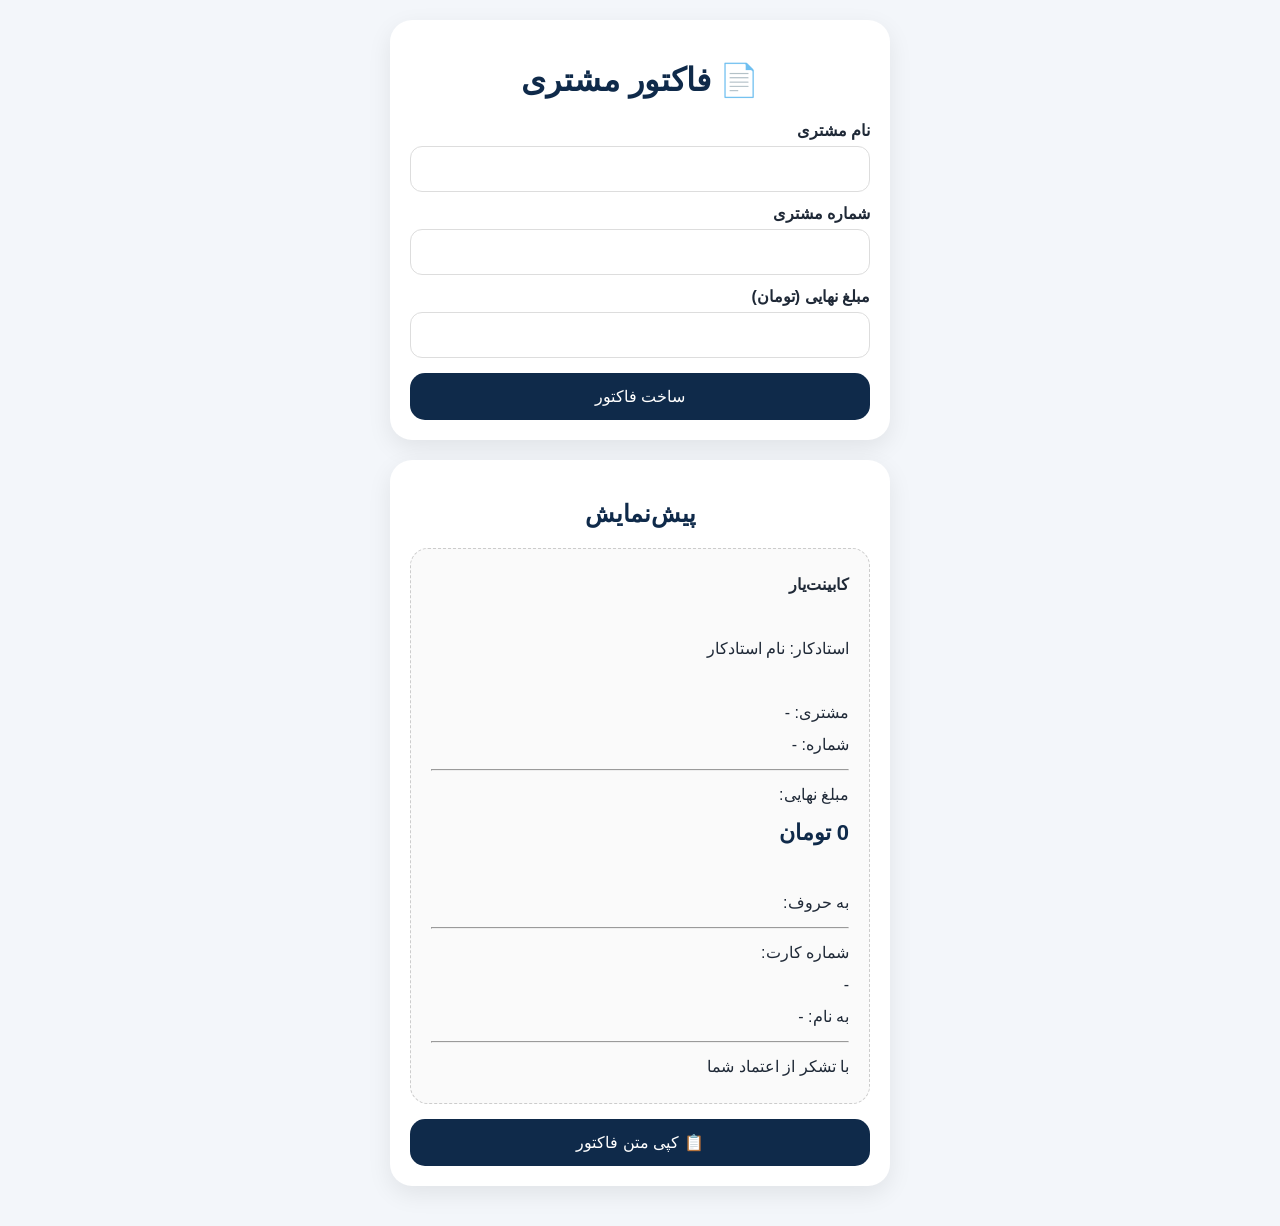
<file: invoice.html>
<!DOCTYPE html>
<html lang="fa" dir="rtl">

<head>

<meta charset="UTF-8">

<meta name="viewport" content="width=device-width, initial-scale=1.0">

<title>فاکتور مشتری | کابینت‌یار</title>


<style>

*{
box-sizing:border-box;
}

body{

margin:0;

font-family:tahoma,Arial;

background:#f3f6fa;

color:#1f2937;

padding:20px;

}


.container{

max-width:500px;

margin:auto;

}


.card{

background:white;

border-radius:22px;

padding:20px;

margin-bottom:20px;

box-shadow:
0 8px 25px rgba(0,0,0,.08);

}


h1,h2{

color:#0f2a4a;

text-align:center;

}


label{

display:block;

margin-top:12px;

font-weight:bold;

}


input,textarea{

width:100%;

padding:13px;

border-radius:12px;

border:1px solid #ddd;

margin-top:6px;

font-size:16px;

}


button{

width:100%;

padding:14px;

border:none;

border-radius:15px;

background:#0f2a4a;

color:white;

font-size:16px;

margin-top:15px;

}


.invoice{

background:#fafafa;

border-radius:18px;

padding:20px;

line-height:2;

border:1px dashed #ccc;

}


.amount{

font-size:22px;

font-weight:bold;

color:#0f2a4a;

}


.small{

color:#666;

font-size:14px;

}


</style>

</head>


<body>


<div class="container">


<div class="card">


<h1>
📄 فاکتور مشتری
</h1>


<label>
نام مشتری
</label>

<input id="customerName">


<label>
شماره مشتری
</label>

<input id="customerPhone">


<label>
مبلغ نهایی (تومان)
</label>

<input 
id="amount"
type="number"
oninput="updateInvoice()"
>


<button onclick="updateInvoice()">
ساخت فاکتور
</button>


</div>




<div class="card">


<h2>
پیش‌نمایش
</h2>


<div class="invoice" id="invoice">


کابینت‌یار

<br>

در انتظار اطلاعات...

</div>


<button onclick="copyInvoice()">

📋 کپی متن فاکتور

</button>


</div>


</div>



<script>


let master =
JSON.parse(
localStorage.getItem("cabinetMaster")
);



function numberToText(num){


let units=[
"",
"یک",
"دو",
"سه",
"چهار",
"پنج",
"شش",
"هفت",
"هشت",
"نه"
];


if(!num)
return "";


return num.toLocaleString("fa-IR");

}



function updateInvoice(){


let name=
document.getElementById("customerName").value;


let phone=
document.getElementById("customerPhone").value;


let amount=
document.getElementById("amount").value;


let masterName =
master ? master.name : "نام استادکار";

let card =
master ? master.card : "-";

let cardName =
master ? master.cardName : "-";

let footer =
master ? master.footer : "با تشکر از اعتماد شما";



document.getElementById("invoice").innerHTML=

`

<b>
کابینت‌یار
</b>

<br><br>


استادکار:
${masterName}


<br><br>


مشتری:
${name || "-"}


<br>

شماره:
${phone || "-"}


<hr>


مبلغ نهایی:

<br>

<div class="amount">

${amount ? Number(amount).toLocaleString("fa-IR") : "0"}

 تومان

</div>


<br>

به حروف:

<br>

${numberToText(amount)}


<hr>


شماره کارت:

<br>

${card}


<br>

به نام:

${cardName}


<hr>


${footer}

`;

}



function copyInvoice(){


let text =
document.getElementById("invoice").innerText;


navigator.clipboard.writeText(text);


alert("متن فاکتور کپی شد ✅");


}


updateInvoice();


</script>


</body>

</html>
</file>
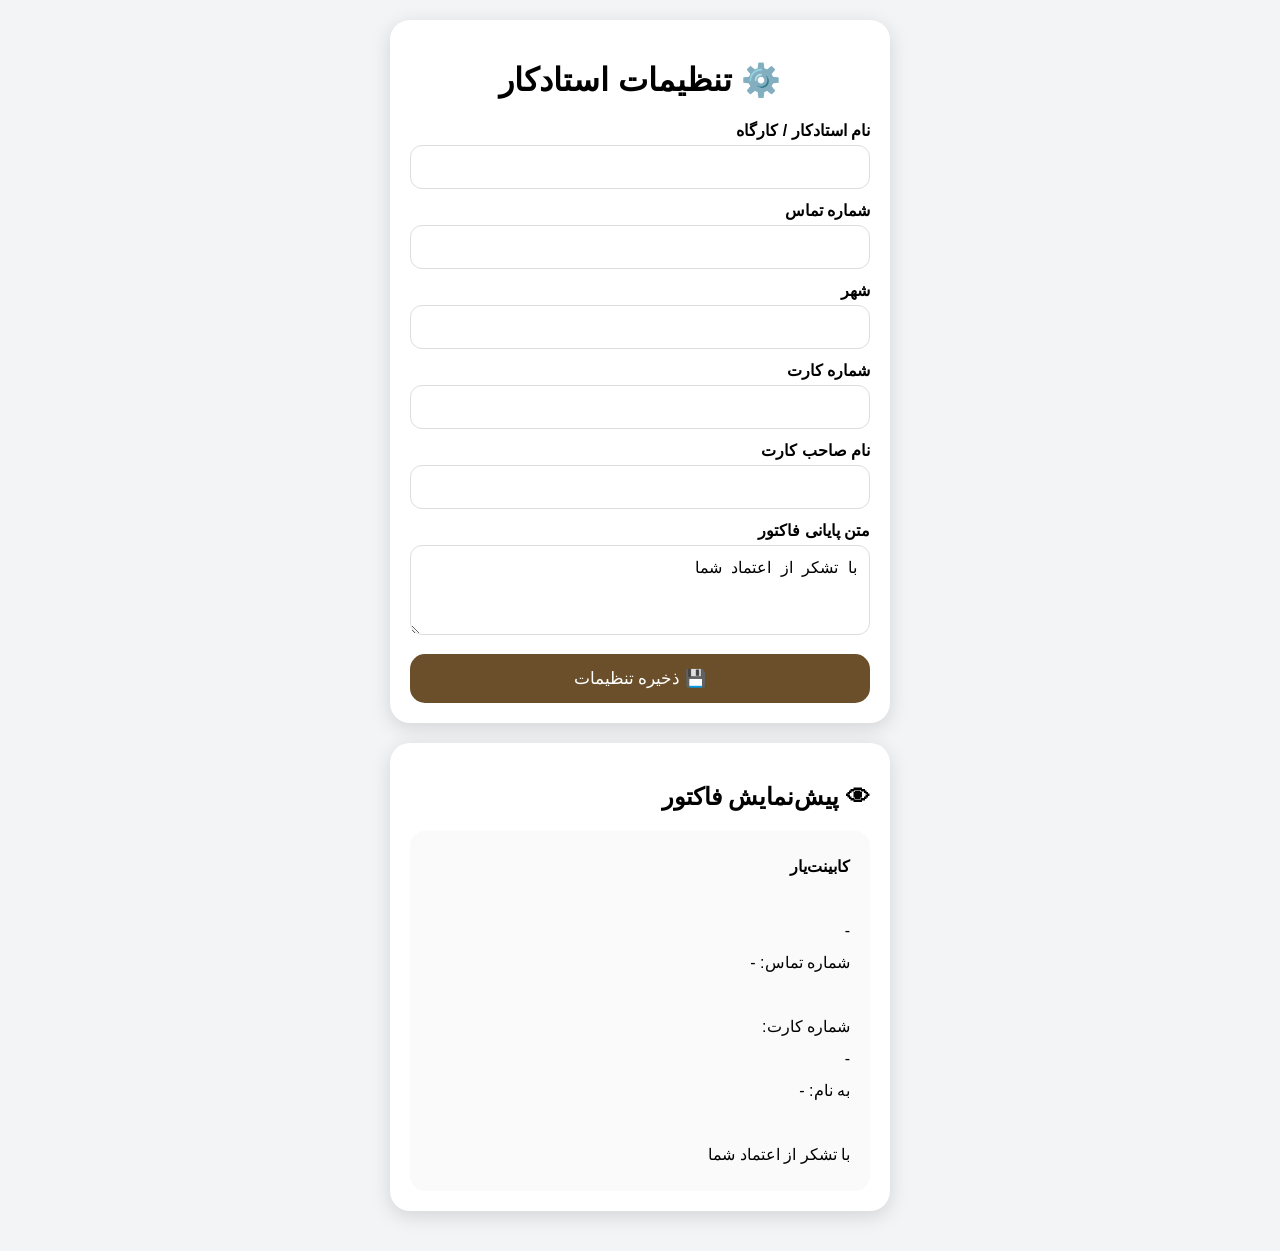
<file: settings.html>
<!DOCTYPE html>
<html lang="fa" dir="rtl">
<head>
<meta charset="UTF-8">
<meta name="viewport" content="width=device-width, initial-scale=1.0">

<title>تنظیمات استادکار | کابینت‌یار</title>

<style>

body{
font-family:tahoma,Arial;
background:#f3f4f6;
margin:0;
padding:20px;
}

.container{
max-width:500px;
margin:auto;
}

.card{
background:white;
border-radius:20px;
padding:20px;
margin-bottom:20px;
box-shadow:0 5px 20px #0002;
}

h1{
text-align:center;
}

label{
display:block;
margin-top:12px;
font-weight:bold;
}

input,textarea{
width:100%;
padding:12px;
border-radius:12px;
border:1px solid #ddd;
font-size:16px;
margin-top:5px;
box-sizing:border-box;
}

textarea{
height:90px;
}

button{
width:100%;
padding:14px;
border:none;
border-radius:15px;
background:#6b4f2a;
color:white;
font-size:17px;
margin-top:15px;
}

.preview{

background:#fafafa;
border-radius:15px;
padding:20px;
line-height:2;

}

</style>

</head>

<body>

<div class="container">

<div class="card">

<h1>⚙️ تنظیمات استادکار</h1>

<label>
نام استادکار / کارگاه
</label>

<input id="name">


<label>
شماره تماس
</label>

<input id="phone" type="tel">


<label>
شهر
</label>

<input id="city">


<label>
شماره کارت
</label>

<input id="card">


<label>
نام صاحب کارت
</label>

<input id="cardName">


<label>
متن پایانی فاکتور
</label>

<textarea id="footer">
با تشکر از اعتماد شما
</textarea>


<button onclick="saveData()">
💾 ذخیره تنظیمات
</button>


</div>



<div class="card">

<h2>
👁 پیش‌نمایش فاکتور
</h2>


<div class="preview" id="preview">

کابینت‌یار

<br>

نام استادکار:
-

<br>

شماره کارت:
-

<br>

با تشکر از اعتماد شما

</div>


</div>


</div>


<script>


function saveData(){

let data={

name:name.value,

phone:phone.value,

city:city.value,

card:card.value,

cardName:cardName.value,

footer:footer.value

};


localStorage.setItem(
"cabinetMaster",
JSON.stringify(data)
);


updatePreview();


alert("تنظیمات ذخیره شد ✅");


}



function loadData(){

let data=
JSON.parse(localStorage.getItem("cabinetMaster"));


if(data){

name.value=data.name || "";

phone.value=data.phone || "";

city.value=data.city || "";

card.value=data.card || "";

cardName.value=data.cardName || "";

footer.value=data.footer || "";

}


updatePreview();

}



function updatePreview(){

preview.innerHTML=`

<b>کابینت‌یار</b>

<br><br>

${name.value || "-"}

<br>

شماره تماس:
${phone.value || "-"}

<br><br>

شماره کارت:

<br>

${card.value || "-"}

<br>

به نام:

${cardName.value || "-"}

<br><br>

${footer.value || ""}

`;

}


document.querySelectorAll("input,textarea")
.forEach(item=>{

item.addEventListener(
"input",
updatePreview
);

});


loadData();


</script>


</body>
</html>
</file>
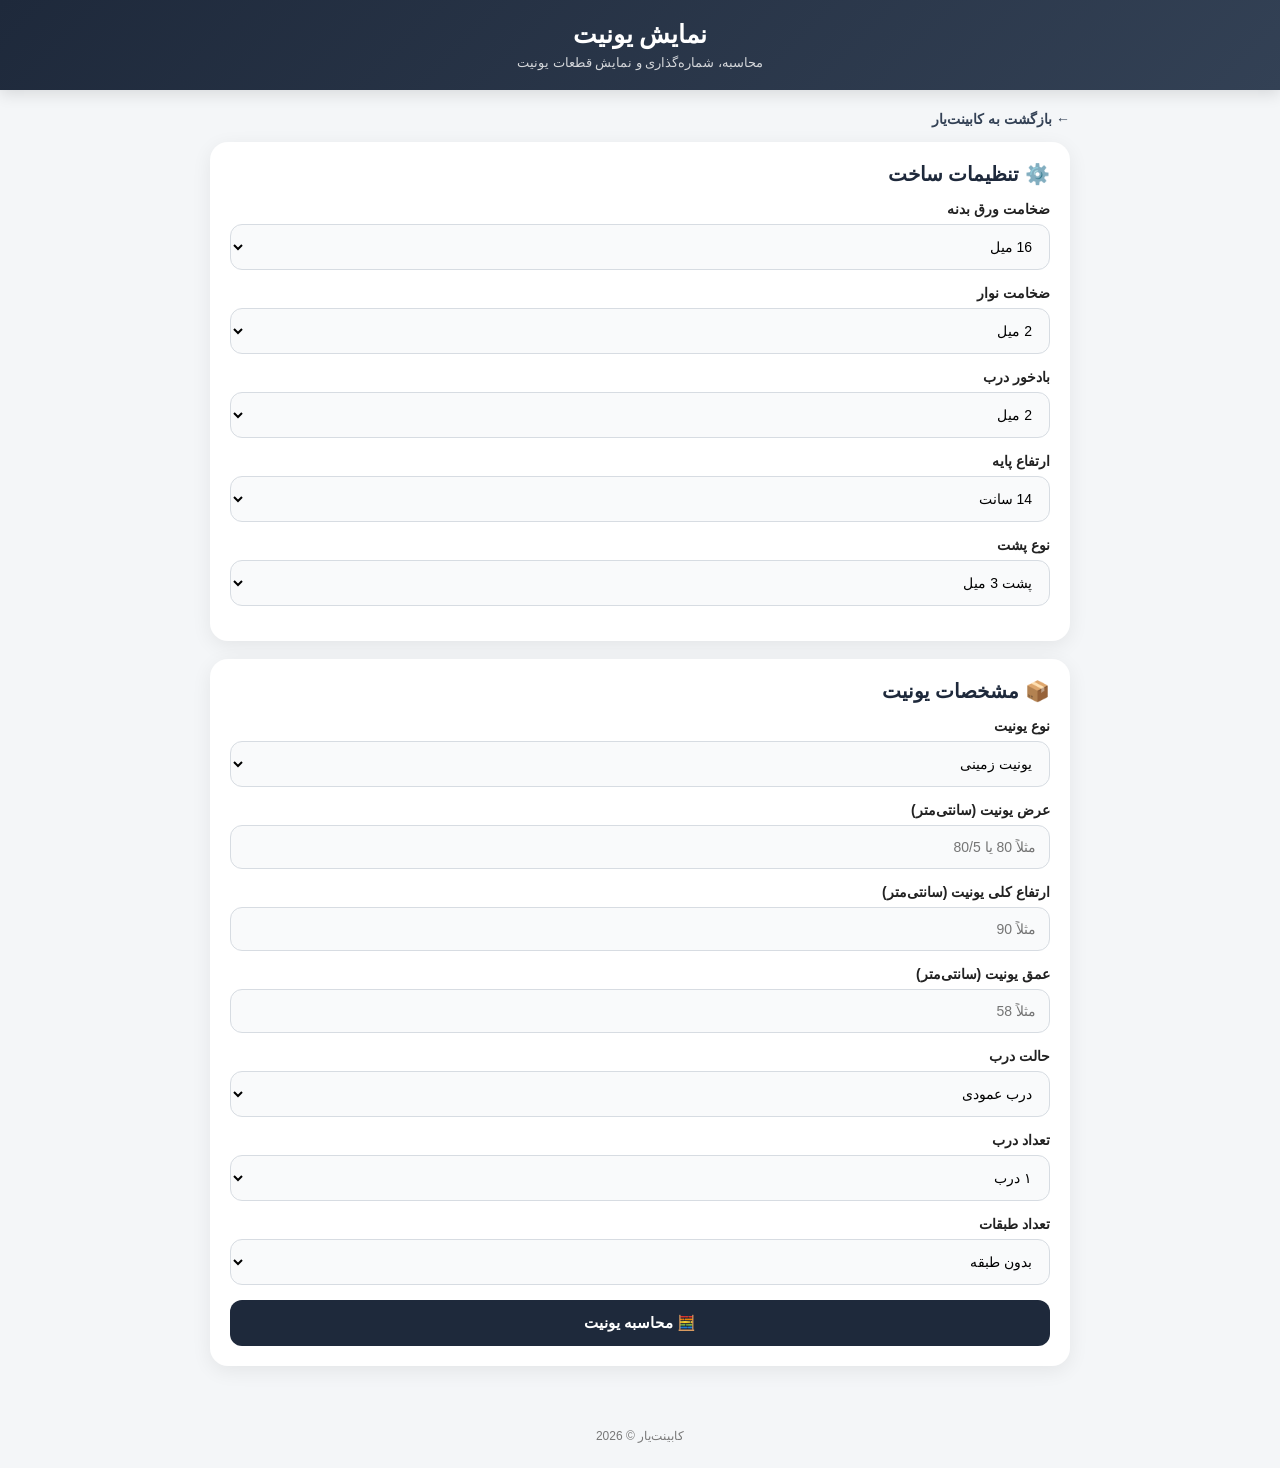
<file: units.html>
<!DOCTYPE html>
<html lang="fa" dir="rtl">

<head>

    <meta charset="UTF-8">

    <meta
        name="viewport"
        content="width=device-width, initial-scale=1.0"
    >

    <meta
        name="theme-color"
        content="#0f2a4a"
    >

    <title>نمایش یونیت | کابینت‌یار</title>

    <link
        rel="stylesheet"
        href="style.css"
    >

    <style>

        .unit-option-box {
            display: grid;
            grid-template-columns: 1fr 1fr;
            gap: 10px;
        }

        .hidden {
            display: none !important;
        }

        .parts-table-wrapper {
            width: 100%;
            overflow-x: auto;
        }

        .parts-table {
            width: 100%;
            min-width: 650px;
            border-collapse: collapse;
        }

        .parts-table th,
        .parts-table td {
            padding: 10px 8px;
            text-align: center;
            border-bottom: 1px solid #e5e7eb;
        }

        .parts-table th {
            background: #0f2a4a;
            color: white;
        }

        .part-number {
            width: 38px;
            height: 38px;
            display: inline-flex;
            align-items: center;
            justify-content: center;
            border-radius: 50%;
            background: #0f2a4a;
            color: white;
            font-weight: bold;
        }

        .direction-badge {
            display: inline-block;
            padding: 5px 9px;
            border-radius: 8px;
            background: #edf4fb;
            color: #0f2a4a;
            font-size: 12px;
        }

        .summary-grid {
            display: grid;
            grid-template-columns: repeat(2, 1fr);
            gap: 10px;
        }

        .summary-item {
            background: #f6f8fb;
            border-radius: 14px;
            padding: 12px;
        }

        .summary-item strong {
            display: block;
            color: #0f2a4a;
            margin-bottom: 5px;
        }

        .drawing-box {
            width: 100%;
            overflow-x: auto;
            text-align: center;
            padding: 10px 0;
        }

        .drawing-box svg {
            max-width: 100%;
            height: auto;
        }

        .mode-title {
            margin-top: 5px;
            margin-bottom: 10px;
            color: #0f2a4a;
            font-weight: bold;
        }

        .exploded-info {
            margin-top: 12px;
            padding: 12px;
            border-radius: 14px;
            background: #f6f8fb;
            line-height: 2;
            font-size: 13px;
        }

        @media (max-width: 600px) {

            .summary-grid {
                grid-template-columns: 1fr;
            }

            .unit-option-box {
                grid-template-columns: 1fr;
            }

        }

    </style>

</head>


<body>


<header class="header">

    <h1>
        نمایش یونیت
    </h1>

    <p>
        محاسبه، شماره‌گذاری و نمایش قطعات یونیت
    </p>

</header>


<main class="container">


    <!-- بازگشت -->

    <button
        class="back-btn"
        onclick="window.location.href='index.html'"
    >

        ← بازگشت به کابینت‌یار

    </button>


    <!-- ================================================= -->
    <!-- تنظیمات ساخت -->
    <!-- ================================================= -->

    <section class="card">

        <h2>
            ⚙️ تنظیمات ساخت
        </h2>


        <div class="form-group">

            <label>
                ضخامت ورق بدنه
            </label>

            <select id="boardThickness">

                <option value="1.6">
                    16 میل
                </option>

                <option value="1.8">
                    18 میل
                </option>

            </select>

        </div>


        <div class="form-group">

            <label>
                ضخامت نوار
            </label>

            <select id="edgeThickness">

                <option value="0.1">
                    1 میل
                </option>

                <option
                    value="0.2"
                    selected
                >
                    2 میل
                </option>

            </select>

        </div>


        <div class="form-group">

            <label>
                بادخور درب
            </label>

            <select id="doorGap">

                <option value="0.2">
                    2 میل
                </option>

                <option value="0.3">
                    3 میل
                </option>

                <option value="0.4">
                    4 میل
                </option>

            </select>

        </div>


        <div
            class="form-group"
            id="baseHeightGroup"
        >

            <label>
                ارتفاع پایه
            </label>

            <select id="baseHeight">

                <option value="5">
                    5 سانت
                </option>

                <option value="6">
                    6 سانت
                </option>

                <option value="7">
                    7 سانت
                </option>

                <option value="8">
                    8 سانت
                </option>

                <option value="9">
                    9 سانت
                </option>

                <option value="10">
                    10 سانت
                </option>

                <option value="11">
                    11 سانت
                </option>

                <option value="12">
                    12 سانت
                </option>

                <option value="13">
                    13 سانت
                </option>

                <option
                    value="14"
                    selected
                >
                    14 سانت
                </option>

            </select>

        </div>


        <div class="form-group">

            <label>
                نوع پشت
            </label>

            <select id="backType">

                <option value="0.3">
                    پشت 3 میل
                </option>

                <option value="0.8">
                    MDF معمولی
                </option>

                <option value="0.5">
                    فومیزه
                </option>

            </select>

        </div>

    </section>


    <!-- ================================================= -->
    <!-- مشخصات یونیت -->
    <!-- ================================================= -->

    <section class="card">

        <h2>
            📦 مشخصات یونیت
        </h2>


        <div class="form-group">

            <label>
                نوع یونیت
            </label>

            <select
                id="unitType"
                onchange="unitTypeChanged()"
            >

                <option value="base">
                    یونیت زمینی
                </option>

                <option value="wall">
                    یونیت دیواری
                </option>

                <option value="tall">
                    یونیت ایستاده
                </option>

                <option value="sink">
                    یونیت سینک
                </option>

                <option value="drawer">
                    یونیت کشویی
                </option>

            </select>

        </div>


        <div class="form-group">

            <label>
                عرض یونیت (سانتی‌متر)
            </label>

            <input
                type="text"
                id="unitWidth"
                inputmode="decimal"
                placeholder="مثلاً 80 یا 80/5"
            >

        </div>


        <div class="form-group">

            <label>
                ارتفاع کلی یونیت (سانتی‌متر)
            </label>

            <input
                type="text"
                id="unitHeight"
                inputmode="decimal"
                placeholder="مثلاً 90"
            >

        </div>


        <div class="form-group">

            <label>
                عمق یونیت (سانتی‌متر)
            </label>

            <input
                type="text"
                id="unitDepth"
                inputmode="decimal"
                placeholder="مثلاً 58"
            >

        </div>


        <!-- ================================================= -->
        <!-- تنظیمات مخصوص درب -->
        <!-- ================================================= -->

        <div class="form-group">

            <label>
                حالت درب
            </label>

            <select id="doorMode">

                <option value="vertical">
                    درب عمودی
                </option>

                <option value="horizontal">
                    درب افقی
                </option>

            </select>

        </div>


        <div class="form-group">

            <label>
                تعداد درب
            </label>

            <select id="doorCount">

                <option value="1">
                    ۱ درب
                </option>

                <option value="2">
                    ۲ درب
                </option>

                <option value="3">
                    ۳ درب
                </option>

                <option value="4">
                    ۴ درب
                </option>

            </select>

        </div>


        <!-- ================================================= -->
        <!-- تعداد طبقات -->
        <!-- ================================================= -->

        <div
            class="form-group"
            id="shelfGroup"
        >

            <label>
                تعداد طبقات
            </label>

            <select id="shelfCount">

                <option value="0">
                    بدون طبقه
                </option>

                <option value="1">
                    ۱ طبقه
                </option>

                <option value="2">
                    ۲ طبقه
                </option>

                <option value="3">
                    ۳ طبقه
                </option>

                <option value="4">
                    ۴ طبقه
                </option>

                <option value="5">
                    ۵ طبقه
                </option>

                <option value="6">
                    ۶ طبقه
                </option>

                <option value="7">
                    ۷ طبقه
                </option>

                <option value="8">
                    ۸ طبقه
                </option>

            </select>

        </div>


        <button
            class="btn"
            onclick="calculateUnit()"
        >

            🧮 محاسبه یونیت

        </button>

    </section>


    <!-- ================================================= -->
    <!-- خلاصه -->
    <!-- ================================================= -->

    <section
        class="card"
        id="resultSection"
        style="display:none;"
    >

        <h2>
            📊 خلاصه محاسبات
        </h2>

        <div
            id="summary"
            class="summary-grid"
        ></div>

    </section>


    <!-- ================================================= -->
    <!-- لیست قطعات -->
    <!-- ================================================= -->

    <section
        class="card"
        id="partsSection"
        style="display:none;"
    >

        <h2>
            🔨 لیست قطعات و برش
        </h2>

        <div class="parts-table-wrapper">

            <table class="parts-table">

                <thead>

                    <tr>

                        <th>
                            #
                        </th>

                        <th>
                            قطعه
                        </th>

                        <th>
                            تعداد
                        </th>

                        <th>
                            طول
                        </th>

                        <th>
                            عرض
                        </th>

                        <th>
                            جهت
                        </th>

                        <th>
                            نوار
                        </th>

                    </tr>

                </thead>

                <tbody id="partsTable"></tbody>

            </table>

        </div>

    </section>


    <!-- ================================================= -->
    <!-- نمای یونیت -->
    <!-- ================================================= -->

    <section
        class="card"
        id="unitViewSection"
        style="display:none;"
    >

        <h2>
            📐 نمای یونیت
        </h2>


        <div class="mode-title">
            نمای مونتاژ شده
        </div>

        <div
            id="unitDrawing"
            class="drawing-box"
        ></div>


        <div class="mode-title">
            نمای انفجاری قطعات
        </div>

        <div
            id="explodedDrawing"
            class="drawing-box"
        ></div>


        <div
            id="drawingInfo"
            class="exploded-info"
        ></div>

    </section>


</main>


<footer class="footer">

    کابینت‌یار © 2026

</footer>


<script>


/* =====================================================
   تبدیل اندازه
===================================================== */

function parseMeasurement(value) {

    if (!value) {
        return NaN;
    }

    value = value
        .toString()
        .trim();

    const persian =
        ["۰","۱","۲","۳","۴","۵","۶","۷","۸","۹"];

    const arabic =
        ["٠","١","٢","٣","٤","٥","٦","٧","٨","٩"];

    for (let i = 0; i < 10; i++) {

        value = value.replaceAll(
            persian[i],
            i
        );

        value = value.replaceAll(
            arabic[i],
            i
        );

    }

    value = value
        .replaceAll(",", ".")
        .replaceAll("/", ".");

    return Number(value);

}


/* =====================================================
   فرمت اندازه
===================================================== */

function formatMeasurement(number) {

    if (
        number === undefined ||
        number === null ||
        Number.isNaN(number)
    ) {

        return "---";

    }

    return Number(
        number.toFixed(2)
    )
    .toString()
    .replace(".", "/");

}


/* =====================================================
   نام یونیت
===================================================== */

function getUnitName(type) {

    const names = {

        base: "یونیت زمینی",

        wall: "یونیت دیواری",

        tall: "یونیت ایستاده",

        sink: "یونیت سینک",

        drawer: "یونیت کشویی"

    };

    return names[type] || "---";

}


/* =====================================================
   تغییر نوع یونیت
===================================================== */

function unitTypeChanged() {

    const type =
        document.getElementById(
            "unitType"
        ).value;

    const baseGroup =
        document.getElementById(
            "baseHeightGroup"
        );

    /*
       باکس دیواری پایه ندارد
    */

    if (type === "wall") {

        baseGroup.classList.add(
            "hidden"
        );

    }

    else {

        baseGroup.classList.remove(
            "hidden"
        );

    }

}


/* =====================================================
   اضافه کردن قطعه
===================================================== */

let partNumber = 0;

let currentParts = [];


function addPart(
    name,
    quantity,
    length,
    width,
    direction,
    edge
) {

    partNumber++;

    const part = {

        number: partNumber,

        name: name,

        quantity: quantity,

        length: length,

        width: width,

        direction: direction,

        edge: edge

    };

    currentParts.push(part);


    const table =
        document.getElementById(
            "partsTable"
        );


    const row =
        document.createElement(
            "tr"
        );


    row.innerHTML = `

        <td>

            <span class="part-number">

                ${partNumber}

            </span>

        </td>


        <td>

            ${name}

        </td>


        <td>

            ${quantity}

        </td>


        <td>

            ${formatMeasurement(length)}

        </td>


        <td>

            ${formatMeasurement(width)}

        </td>


        <td>

            <span class="direction-badge">

                ${direction}

            </span>

        </td>


        <td>

            ${edge}

        </td>

    `;


    table.appendChild(row);

}


/* =====================================================
   محاسبه یونیت
===================================================== */

function calculateUnit() {


    const thickness =
        Number(
            document.getElementById(
                "boardThickness"
            ).value
        );


    const edgeThickness =
        Number(
            document.getElementById(
                "edgeThickness"
            ).value
        );


    const doorGap =
        Number(
            document.getElementById(
                "doorGap"
            ).value
        );


    const baseHeight =
        Number(
            document.getElementById(
                "baseHeight"
            ).value
        );


    const backThickness =
        Number(
            document.getElementById(
                "backType"
            ).value
        );


    const width =
        parseMeasurement(
            document.getElementById(
                "unitWidth"
            ).value
        );


    const height =
        parseMeasurement(
            document.getElementById(
                "unitHeight"
            ).value
        );


    const depth =
        parseMeasurement(
            document.getElementById(
                "unitDepth"
            ).value
        );


    const doorCount =
        Number(
            document.getElementById(
                "doorCount"
            ).value
        );


    const shelfCount =
        Number(
            document.getElementById(
                "shelfCount"
            ).value
        );


    const unitType =
        document.getElementById(
            "unitType"
        ).value;


    const doorMode =
        document.getElementById(
            "doorMode"
        ).value;


    /* =================================================
       بررسی
    ================================================= */

    if (
        Number.isNaN(width) ||
        Number.isNaN(height) ||
        Number.isNaN(depth) ||
        width <= 0 ||
        height <= 0 ||
        depth <= 0
    ) {

        alert(
            "لطفاً عرض، ارتفاع و عمق یونیت را درست وارد کنید."
        );

        return;

    }


    /* پاک کردن قطعات */

    partNumber = 0;

    currentParts = [];


    document.getElementById(
        "partsTable"
    ).innerHTML = "";


    /* =================================================
       باکس دیواری
    ================================================= */

    if (unitType === "wall") {

        calculateWallUnit(
            width,
            height,
            depth,
            thickness,
            edgeThickness,
            doorGap,
            backThickness,
            doorCount,
            shelfCount,
            doorMode
        );

        return;

    }


    /* =================================================
       یونیت زمینی و سایر مدل‌ها
    ================================================= */

    calculateBaseUnit(
        width,
        height,
        depth,
        baseHeight,
        thickness,
        edgeThickness,
        doorGap,
        doorCount,
        shelfCount,
        unitType
    );

}


/* =====================================================
   محاسبه باکس دیواری
===================================================== */

function calculateWallUnit(
    width,
    height,
    depth,
    thickness,
    edgeThickness,
    doorGap,
    backThickness,
    doorCount,
    shelfCount,
    doorMode
) {


    /*
       سقف روی بغل‌هاست.

       بنابراین ارتفاع بغل:
       ارتفاع کلی - ضخامت سقف
    */

    const sideHeight =
        height - thickness;


    /*
       کف بین دو بغل قرار دارد.
    */

    const innerWidth =
        width - (
            thickness * 2
        );


    /*
       عمق طبق قاعده فعلی:
       بدون کاهش به خاطر پشت
    */

    const partDepth =
        depth;


    /* =================================================
       بغل‌ها
    ================================================= */

    addPart(
        "بغل چپ",
        1,
        sideHeight,
        partDepth,
        "عمودی",
        "لبه جلو"
    );


    addPart(
        "بغل راست",
        1,
        sideHeight,
        partDepth,
        "عمودی",
        "لبه جلو"
    );


    /* =================================================
       کف
    ================================================= */

    addPart(
        "کف",
        1,
        innerWidth,
        partDepth,
        "افقی",
        "لبه جلو"
    );


    /* =================================================
       سقف
    ================================================= */

    addPart(
        "سقف",
        1,
        width,
        depth,
        "افقی",
        "لبه جلو"
    );


    /* =================================================
       طبقات
    ================================================= */

    for (
        let i = 1;
        i <= shelfCount;
        i++
    ) {

        addPart(
            "طبقه " + i,
            1,
            innerWidth,
            partDepth,
            "افقی",
            "لبه جلو"
        );

    }


    /* =================================================
       قید جلو
    ================================================= */

    addPart(
        "قید جلو",
        1,
        innerWidth,
        7,
        "افقی",
        "بدون نوار"
    );


    /* =================================================
       قید پشت
    ================================================= */

    addPart(
        "قید پشت",
        1,
        innerWidth,
        7,
        "افقی",
        "بدون نوار"
    );


    /* =================================================
       پشت
    ================================================= */

    addPart(
        "پشت",
        1,
        width,
        height,
        "عمودی",
        "بدون نوار"
    );


    /* =================================================
       درب
    ================================================= */

    let doorWidth;

    let doorHeight;


    if (
        doorMode === "vertical"
    ) {

        /*
           درب عمودی:
           تقسیم عرض
        */

        doorHeight =
            height -
            (
                doorGap * 2
            );


        if (doorCount === 1) {

            doorWidth =
                width -
                (
                    doorGap * 2
                );

        }

        else {

            doorWidth =
                (
                    width -
                    (
                        doorGap *
                        (
                            doorCount + 1
                        )
                    )
                ) /
                doorCount;

        }


        for (
            let i = 1;
            i <= doorCount;
            i++
        ) {

            addPart(
                "درب " + i,
                1,
                doorHeight,
                doorWidth,
                "عمودی",
                "لبه دور درب"
            );

        }

    }


    else {

        /*
           درب افقی:
           تقسیم ارتفاع
        */

        doorWidth =
            width -
            (
                doorGap * 2
            );


        if (doorCount === 1) {

            doorHeight =
                height -
                (
                    doorGap * 2
                );

        }

        else {

            doorHeight =
                (
                    height -
                    (
                        doorGap *
                        (
                            doorCount + 1
                        )
                    )
                ) /
                doorCount;

        }


        for (
            let i = 1;
            i <= doorCount;
            i++
        ) {

            addPart(
                "درب " + i,
                1,
                doorWidth,
                doorHeight,
                "افقی",
                "لبه دور درب"
            );

        }

    }


    /* =================================================
       نمایش
    ================================================= */

    showResults();


    document.getElementById(
        "summary"
    ).innerHTML = `

        <div class="summary-item">

            <strong>
                نوع یونیت
            </strong>

            یونیت دیواری

        </div>


        <div class="summary-item">

            <strong>
                ابعاد کلی
            </strong>

            ${formatMeasurement(width)}
            ×
            ${formatMeasurement(height)}
            ×
            ${formatMeasurement(depth)}

            سانتی‌متر

        </div>


        <div class="summary-item">

            <strong>
                ارتفاع بغل
            </strong>

            ${formatMeasurement(sideHeight)}
            سانتی‌متر

        </div>


        <div class="summary-item">

            <strong>
                تعداد طبقات
            </strong>

            ${shelfCount}

        </div>


        <div class="summary-item">

            <strong>
                نوع درب
            </strong>

            ${
                doorMode === "vertical"
                ? "عمودی"
                : "افقی"
            }

        </div>


        <div class="summary-item">

            <strong>
                تعداد درب
            </strong>

            ${doorCount}

        </div>


        <div class="summary-item">

            <strong>
                ضخامت ورق
            </strong>

            ${formatMeasurement(thickness)}
            سانتی‌متر

        </div>


        <div class="summary-item">

            <strong>
                پشت
            </strong>

            ${formatMeasurement(backThickness)}
            سانتی‌متر

        </div>

    `;


    drawWallUnit(
        width,
        height,
        depth,
        thickness,
        shelfCount,
        doorCount,
        doorMode
    );

}


/* =====================================================
   یونیت زمینی
===================================================== */

function calculateBaseUnit(
    width,
    height,
    depth,
    baseHeight,
    thickness,
    edgeThickness,
    doorGap,
    doorCount,
    shelfCount,
    unitType
) {


    const boxHeight =
        height -
        baseHeight;


    const sideHeight =
        height -
        baseHeight -
        thickness;


    const innerWidth =
        width -
        (
            thickness * 2
        );


    addPart(
        "بغل چپ",
        1,
        sideHeight,
        depth,
        "عمودی",
        "لبه جلو"
    );


    addPart(
        "بغل راست",
        1,
        sideHeight,
        depth,
        "عمودی",
        "لبه جلو"
    );


    addPart(
        "کف",
        1,
        innerWidth,
        depth - edgeThickness,
        "افقی",
        "لبه جلو"
    );


    addPart(
        "قید جلو 7 سانتی",
        1,
        innerWidth,
        7,
        "افقی",
        "بدون نوار"
    );


    addPart(
        "قید جلو 5 سانتی",
        1,
        innerWidth,
        5,
        "افقی",
        "بدون نوار"
    );


    addPart(
        "قید پشت 7 سانتی",
        1,
        innerWidth,
        7,
        "افقی",
        "بدون نوار"
    );


    addPart(
        "قید پشت 5 سانتی",
        1,
        innerWidth,
        5,
        "افقی",
        "بدون نوار"
    );


    addPart(
        "پشت",
        1,
        width,
        boxHeight,
        "عمودی",
        "بدون نوار"
    );


    /* طبقات */

    for (
        let i = 1;
        i <= shelfCount;
        i++
    ) {

        addPart(
            "طبقه " + i,
            1,
            innerWidth,
            depth,
            "افقی",
            "لبه جلو"
        );

    }


    /* درب */

    const doorHeight =
        boxHeight -
        (
            doorGap * 2
        );


    let doorWidth;


    if (doorCount === 1) {

        doorWidth =
            width -
            (
                doorGap * 2
            );

    }

    else {

        doorWidth =
            (
                width -
                (
                    doorGap *
                    (
                        doorCount + 1
                    )
                )
            ) /
            doorCount;

    }


    for (
        let i = 1;
        i <= doorCount;
        i++
    ) {

        addPart(
            "درب " + i,
            1,
            doorWidth - edgeThickness,
            doorHeight - edgeThickness,
            "عمودی",
            "لبه دور درب"
        );

    }


    showResults();


    document.getElementById(
        "summary"
    ).innerHTML = `

        <div class="summary-item">

            <strong>
                نوع یونیت
            </strong>

            ${getUnitName(unitType)}

        </div>


        <div class="summary-item">

            <strong>
                ابعاد کلی
            </strong>

            ${formatMeasurement(width)}
            ×
            ${formatMeasurement(height)}
            ×
            ${formatMeasurement(depth)}

            سانتی‌متر

        </div>


        <div class="summary-item">

            <strong>
                ارتفاع باکس
            </strong>

            ${formatMeasurement(boxHeight)}
            سانتی‌متر

        </div>


        <div class="summary-item">

            <strong>
                ارتفاع بغل
            </strong>

            ${formatMeasurement(sideHeight)}
            سانتی‌متر

        </div>


        <div class="summary-item">

            <strong>
                تعداد طبقات
            </strong>

            ${shelfCount}

        </div>


        <div class="summary-item">

            <strong>
                تعداد درب
            </strong>

            ${doorCount}

        </div>


        <div class="summary-item">

            <strong>
                ارتفاع پایه
            </strong>

            ${formatMeasurement(baseHeight)}
            سانتی‌متر

        </div>

    `;


    drawBaseUnit(
        width,
        height,
        depth,
        baseHeight,
        thickness,
        doorCount,
        unitType
    );

}


/* =====================================================
   نمایش نتایج
===================================================== */

function showResults() {

    document.getElementById(
        "resultSection"
    ).style.display = "block";


    document.getElementById(
        "partsSection"
    ).style.display = "block";


    document.getElementById(
        "unitViewSection"
    ).style.display = "block";

}


/* =====================================================
   رسم باکس دیواری
===================================================== */

function drawWallUnit(
    width,
    height,
    depth,
    thickness,
    shelfCount,
    doorCount,
    doorMode
) {


    const drawing =
        document.getElementById(
            "unitDrawing"
        );


    const exploded =
        document.getElementById(
            "explodedDrawing"
        );


    const svgWidth = 620;

    const svgHeight = 430;

    const x = 110;

    const y = 70;

    const bodyWidth = 400;

    const bodyHeight = 270;


    const shelfArea =
        bodyHeight -
        45;


    let svg = `

    <svg
        xmlns="http://www.w3.org/2000/svg"
        width="${svgWidth}"
        height="${svgHeight}"
        viewBox="0 0 ${svgWidth} ${svgHeight}"
    >

        <text
            x="310"
            y="35"
            text-anchor="middle"
            font-size="20"
            font-weight="bold"
            fill="#0f2a4a"
        >

            یونیت دیواری

        </text>


        <!-- بدنه -->

        <rect
            x="${x}"
            y="${y}"
            width="${bodyWidth}"
            height="${bodyHeight}"
            fill="#e5edf5"
            stroke="#0f172a"
            stroke-width="3"
        />


        <!-- بغل چپ -->

        <rect
            x="${x}"
            y="${y}"
            width="22"
            height="${bodyHeight}"
            fill="#cbd5e1"
            stroke="#0f172a"
            stroke-width="2"
        />


        <!-- بغل راست -->

        <rect
            x="${x + bodyWidth - 22}"
            y="${y}"
            width="22"
            height="${bodyHeight}"
            fill="#cbd5e1"
            stroke="#0f172a"
            stroke-width="2"
        />


        <!-- سقف -->

        <rect
            x="${x}"
            y="${y}"
            width="${bodyWidth}"
            height="16"
            fill="#94a3b8"
            stroke="#0f172a"
            stroke-width="2"
        />


        <!-- کف -->

        <rect
            x="${x + 22}"
            y="${y + bodyHeight - 16}"
            width="${bodyWidth - 44}"
            height="16"
            fill="#94a3b8"
            stroke="#0f172a"
            stroke-width="2"
        />

    `;


    /* طبقات */

    if (shelfCount > 0) {

        const available =
            bodyHeight - 45;

        const gap =
            available /
            (shelfCount + 1);


        for (
            let i = 1;
            i <= shelfCount;
            i++
        ) {

            const shelfY =
                y +
                25 +
                gap * i;


            svg += `

                <rect
                    x="${x + 22}"
                    y="${shelfY}"
                    width="${bodyWidth - 44}"
                    height="8"
                    fill="#64748b"
                    stroke="#0f172a"
                    stroke-width="1"
                />

            `;

        }

    }


    /* درب‌ها */

    const doorX =
        x + 25;

    const doorY =
        y + 25;

    const doorWidth =
        bodyWidth - 50;

    const doorHeight =
        bodyHeight - 50;


    if (
        doorMode === "vertical"
    ) {

        const gap = 5;

        const singleWidth =
            (
                doorWidth -
                gap *
                (
                    doorCount - 1
                )
            ) /
            doorCount;


        for (
            let i = 0;
            i < doorCount;
            i++
        ) {

            svg += `

                <rect
                    x="${
                        doorX +
                        i *
                        (
                            singleWidth +
                            gap
                        )
                    }"
                    y="${doorY}"
                    width="${singleWidth}"
                    height="${doorHeight}"
                    fill="#f8fafc"
                    stroke="#0f172a"
                    stroke-width="2"
                    rx="3"
                />

            `;

        }

    }

    else {

        const gap = 5;

        const singleHeight =
            (
                doorHeight -
                gap *
                (
                    doorCount - 1
                )
            ) /
            doorCount;


        for (
            let i = 0;
            i < doorCount;
            i++
        ) {

            svg += `

                <rect
                    x="${doorX}"
                    y="${
                        doorY +
                        i *
                        (
                            singleHeight +
                            gap
                        )
                    }"
                    width="${doorWidth}"
                    height="${singleHeight}"
                    fill="#f8fafc"
                    stroke="#0f172a"
                    stroke-width="2"
                    rx="3"
                />

            `;

        }

    }


    /* خط اندازه عرض */

    svg += `

        <line
            x1="${x}"
            y1="${y + bodyHeight + 35}"
            x2="${x + bodyWidth}"
            y2="${y + bodyHeight + 35}"
            stroke="#475569"
            stroke-width="2"
        />


        <text
            x="${x + bodyWidth / 2}"
            y="${y + bodyHeight + 58}"
            text-anchor="middle"
            font-size="15"
            fill="#334155"
        >

            عرض:
            ${formatMeasurement(width)}
            سانت

        </text>


        <!-- ارتفاع -->

        <line
            x1="${x - 35}"
            y1="${y}"
            x2="${x - 35}"
            y2="${y + bodyHeight}"
            stroke="#475569"
            stroke-width="2"
        />


        <text
            x="${x - 48}"
            y="${y + bodyHeight / 2}"
            text-anchor="middle"
            font-size="15"
            fill="#334155"
            transform="
                rotate(
                    -90
                    ${x - 48}
                    ${y + bodyHeight / 2}
                )
            "
        >

            ارتفاع:
            ${formatMeasurement(height)}
            سانت

        </text>


    </svg>

    `;


    drawing.innerHTML = svg;


    drawExplodedWallUnit(
        width,
        height,
        depth,
        thickness,
        shelfCount
    );


    document.getElementById(
        "drawingInfo"
    ).innerHTML = `

        <strong>
            یونیت دیواری
        </strong>

        <br>

        عرض:
        ${formatMeasurement(width)}
        سانت

        |

        ارتفاع:
        ${formatMeasurement(height)}
        سانت

        |

        عمق:
        ${formatMeasurement(depth)}
        سانت

        <br>

        ضخامت ورق:
        ${formatMeasurement(thickness)}
        سانت

        |

        تعداد طبقات:
        ${shelfCount}

        <br>

        کف داخل بغل‌ها قرار می‌گیرد.

        <br>

        سقف روی بغل‌ها قرار می‌گیرد.

    `;

}


/* =====================================================
   نمای انفجاری دیواری
===================================================== */

function drawExplodedWallUnit(
    width,
    height,
    depth,
    thickness,
    shelfCount
) {


    const container =
        document.getElementById(
            "explodedDrawing"
        );


    const svgWidth = 700;

    const svgHeight = 520;


    const scale =
        Math.min(
            2.5,
            400 / Math.max(width, height)
        );


    let svg = `

    <svg
        xmlns="http://www.w3.org/2000/svg"
        width="${svgWidth}"
        height="${svgHeight}"
        viewBox="0 0 ${svgWidth} ${svgHeight}"
        style="
            max-width:100%;
            height:auto;
        "
    >


        <text
            x="350"
            y="30"
            text-anchor="middle"
            font-size="20"
            font-weight="bold"
            fill="#0f2a4a"
        >

            نمای انفجاری قطعات

        </text>

    `;


    /*
       بغل چپ
    */

    svg += `

        <rect
            x="70"
            y="90"
            width="55"
            height="250"
            fill="#cbd5e1"
            stroke="#0f172a"
            stroke-width="2"
        />

        <text
            x="97"
            y="370"
            text-anchor="middle"
            font-size="14"
        >

            بغل چپ

        </text>

    `;


    /*
       بغل راست
    */

    svg += `

        <rect
            x="575"
            y="90"
            width="55"
            height="250"
            fill="#cbd5e1"
            stroke="#0f172a"
            stroke-width="2"
        />

        <text
            x="602"
            y="370"
            text-anchor="middle"
            font-size="14"
        >

            بغل راست

        </text>

    `;


    /*
       سقف
    */

    svg += `

        <rect
            x="170"
            y="70"
            width="360"
            height="35"
            fill="#94a3b8"
            stroke="#0f172a"
            stroke-width="2"
        />

        <text
            x="350"
            y="125"
            text-anchor="middle"
            font-size="14"
        >

            سقف
            ${formatMeasurement(width)}
            ×
            ${formatMeasurement(depth)}

        </text>

    `;


    /*
       کف
    */

    svg += `

        <rect
            x="170"
            y="390"
            width="360"
            height="35"
            fill="#94a3b8"
            stroke="#0f172a"
            stroke-width="2"
        />

        <text
            x="350"
            y="450"
            text-anchor="middle"
            font-size="14"
        >

            کف
            ${formatMeasurement(
                width - thickness * 2
            )}
            ×
            ${formatMeasurement(depth)}

        </text>

    `;


    /*
       طبقات
    */

    for (
        let i = 1;
        i <= shelfCount;
        i++
    ) {

        const shelfY =
            150 +
            (
                i *
                (
                    190 /
                    (
                        shelfCount + 1
                    )
                )
            );


        svg += `

            <rect
                x="200"
                y="${shelfY}"
                width="300"
                height="18"
                fill="#64748b"
                stroke="#0f172a"
                stroke-width="2"
            />

            <text
                x="350"
                y="${shelfY + 42}"
                text-anchor="middle"
                font-size="12"
            >

                طبقه ${i}

            </text>

        `;

    }


    /*
       فلش اتصال کف
    */

    svg += `

        <line
            x1="145"
            y1="405"
            x2="170"
            y2="405"
            stroke="#0f2a4a"
            stroke-width="2"
        />

        <line
            x1="530"
            y1="87"
            x2="575"
            y2="87"
            stroke="#0f2a4a"
            stroke-width="2"
        />

    `;


    svg += `

    </svg>

    `;


    container.innerHTML = svg;

}


/* =====================================================
   نمای ساده یونیت زمینی
===================================================== */

function drawBaseUnit(
    width,
    height,
    depth,
    baseHeight,
    thickness,
    doorCount,
    unitType
) {


    const drawing =
        document.getElementById(
            "unitDrawing"
        );


    const svgWidth = 620;

    const svgHeight = 430;

    const x = 110;

    const y = 60;

    const bodyWidth = 400;

    const bodyHeight = 280;


    const basePixelHeight =
        Math.max(
            35,
            bodyHeight *
            (
                baseHeight /
                height
            )
        );


    const boxPixelHeight =
        bodyHeight -
        basePixelHeight;


    let svg = `

    <svg
        xmlns="http://www.w3.org/2000/svg"
        width="${svgWidth}"
        height="${svgHeight}"
        viewBox="0 0 ${svgWidth} ${svgHeight}"
    >

        <text
            x="310"
            y="32"
            text-anchor="middle"
            font-size="20"
            font-weight="bold"
            fill="#0f2a4a"
        >

            ${getUnitName(unitType)}

        </text>


        <!-- بدنه -->

        <rect
            x="${x}"
            y="${y}"
            width="${bodyWidth}"
            height="${boxPixelHeight}"
            fill="#e5edf5"
            stroke="#0f172a"
            stroke-width="3"
        />


        <!-- درب -->

    `;


    const doorAreaX =
        x + 24;

    const doorAreaWidth =
        bodyWidth - 48;


    const doorAreaY =
        y + 45;

    const doorAreaHeight =
        boxPixelHeight - 55;


    const gap = 5;


    const singleDoorWidth =
        (
            doorAreaWidth -
            gap *
            (
                doorCount - 1
            )
        ) /
        doorCount;


    for (
        let i = 0;
        i < doorCount;
        i++
    ) {

        svg += `

            <rect
                x="${
                    doorAreaX +
                    i *
                    (
                        singleDoorWidth +
                        gap
                    )
                }"
                y="${doorAreaY}"
                width="${singleDoorWidth}"
                height="${doorAreaHeight}"
                fill="#f8fafc"
                stroke="#0f172a"
                stroke-width="2"
            />

        `;

    }


    /* پایه */

    svg += `

        <rect
            x="${x + 35}"
            y="${y + boxPixelHeight}"
            width="65"
            height="${basePixelHeight}"
            fill="#64748b"
            stroke="#0f172a"
            stroke-width="2"
        />


        <rect
            x="${x + bodyWidth - 100}"
            y="${y + boxPixelHeight}"
            width="65"
            height="${basePixelHeight}"
            fill="#64748b"
            stroke="#0f172a"
            stroke-width="2"
        />


        <text
            x="310"
            y="${y + bodyHeight + 45}"
            text-anchor="middle"
            font-size="15"
            fill="#334155"
        >

            ${formatMeasurement(width)}
            ×
            ${formatMeasurement(height)}
            ×
            ${formatMeasurement(depth)}
            سانت

        </text>


    </svg>

    `;


    drawing.innerHTML = svg;


    document.getElementById(
        "explodedDrawing"
    ).innerHTML = "";


    document.getElementById(
        "drawingInfo"
    ).innerHTML = `

        <strong>
            ${getUnitName(unitType)}
        </strong>

        <br>

        عرض:
        ${formatMeasurement(width)}

        |

        ارتفاع:
        ${formatMeasurement(height)}

        |

        عمق:
        ${formatMeasurement(depth)}

        سانت

        <br>

        پایه:
        ${formatMeasurement(baseHeight)}
        سانت

    `;

}


/* =====================================================
   اجرای اولیه
===================================================== */

unitTypeChanged();


</script>


</body>

</html>
</file>
<file: style.css>
* {
    box-sizing: border-box;
    margin: 0;
    padding: 0;
}

body {
    font-family: Tahoma, Arial, sans-serif;
    direction: rtl;
    background: #f4f6f8;
    color: #222;
    min-height: 100vh;
}

/* هدر */
.header {
    background: linear-gradient(135deg, #1e293b, #334155);
    color: white;
    padding: 20px;
    text-align: center;
    box-shadow: 0 4px 15px rgba(0, 0, 0, 0.12);
}

.header h1 {
    font-size: 25px;
    margin-bottom: 6px;
}

.header p {
    font-size: 13px;
    opacity: 0.8;
}

/* محتوای اصلی */
.container {
    width: 100%;
    max-width: 900px;
    margin: 0 auto;
    padding: 20px;
}

/* کارت‌ها */
.card {
    background: white;
    border-radius: 18px;
    padding: 20px;
    margin-bottom: 18px;
    box-shadow: 0 5px 20px rgba(0, 0, 0, 0.07);
}

.card h2 {
    font-size: 20px;
    margin-bottom: 15px;
    color: #1e293b;
}

/* منوی اصلی */
.menu {
    display: grid;
    grid-template-columns: repeat(2, 1fr);
    gap: 14px;
}

.menu button {
    border: none;
    background: white;
    border-radius: 18px;
    padding: 22px 12px;
    min-height: 120px;
    cursor: pointer;
    font-family: inherit;
    font-size: 15px;
    font-weight: bold;
    color: #1e293b;
    box-shadow: 0 5px 18px rgba(0, 0, 0, 0.07);
    transition: 0.2s;
}

.menu button:hover {
    transform: translateY(-3px);
    box-shadow: 0 8px 25px rgba(0, 0, 0, 0.12);
}

.menu button:active {
    transform: scale(0.97);
}

.menu-icon {
    display: block;
    font-size: 32px;
    margin-bottom: 10px;
}

/* فرم‌ها */
.form-group {
    margin-bottom: 15px;
}

.form-group label {
    display: block;
    margin-bottom: 7px;
    font-size: 14px;
    font-weight: bold;
}

input,
select,
textarea {
    width: 100%;
    padding: 13px;
    border: 1px solid #d7dce2;
    border-radius: 12px;
    background: #f9fafb;
    font-family: inherit;
    font-size: 14px;
    outline: none;
    transition: 0.2s;
}

input:focus,
select:focus,
textarea:focus {
    border-color: #334155;
    background: white;
}

/* دکمه‌ها */
.btn {
    width: 100%;
    border: none;
    border-radius: 12px;
    padding: 14px;
    font-family: inherit;
    font-size: 15px;
    font-weight: bold;
    cursor: pointer;
    background: #1e293b;
    color: white;
    transition: 0.2s;
}

.btn:hover {
    background: #334155;
}

.btn:active {
    transform: scale(0.98);
}

/* دکمه بازگشت */
.back-btn {
    border: none;
    background: transparent;
    color: #334155;
    font-family: inherit;
    font-size: 14px;
    font-weight: bold;
    cursor: pointer;
    margin-bottom: 15px;
}

/* جدول */
.table-container {
    width: 100%;
    overflow-x: auto;
}

table {
    width: 100%;
    border-collapse: collapse;
    background: white;
}

th,
td {
    padding: 11px;
    text-align: center;
    border-bottom: 1px solid #eee;
    font-size: 13px;
}

th {
    background: #1e293b;
    color: white;
}

/* پیام نتیجه */
.result {
    margin-top: 15px;
    padding: 15px;
    border-radius: 12px;
    background: #eef2ff;
    font-size: 15px;
    line-height: 2;
}

/* فوتر */
.footer {
    text-align: center;
    padding: 25px 15px;
    color: #777;
    font-size: 12px;
}

/* موبایل */
@media (max-width: 500px) {

    .container {
        padding: 14px;
    }

    .header h1 {
        font-size: 22px;
    }

    .menu {
        grid-template-columns: repeat(2, 1fr);
        gap: 10px;
    }

    .menu button {
        min-height: 105px;
        padding: 15px 8px;
        font-size: 13px;
    }

    .menu-icon {
        font-size: 27px;
    }

    .card {
        padding: 16px;
    }
}
</file>
